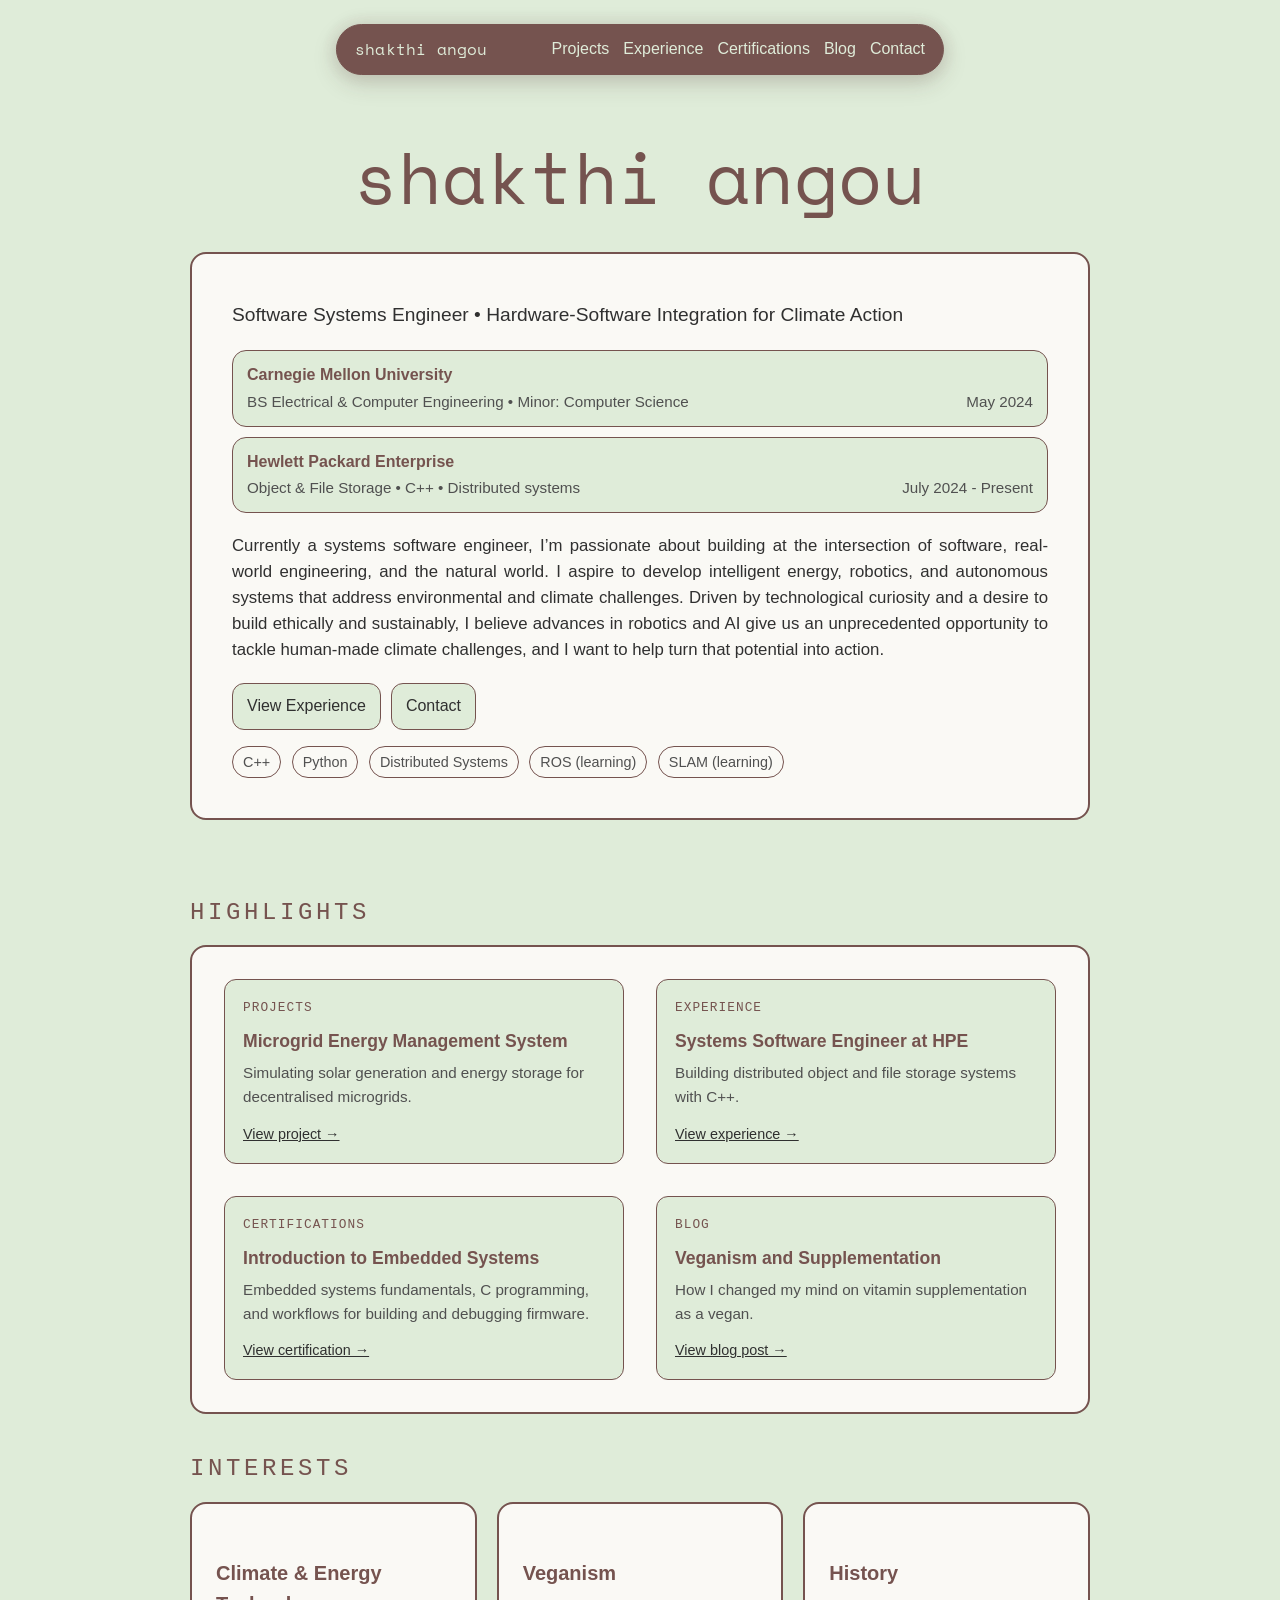
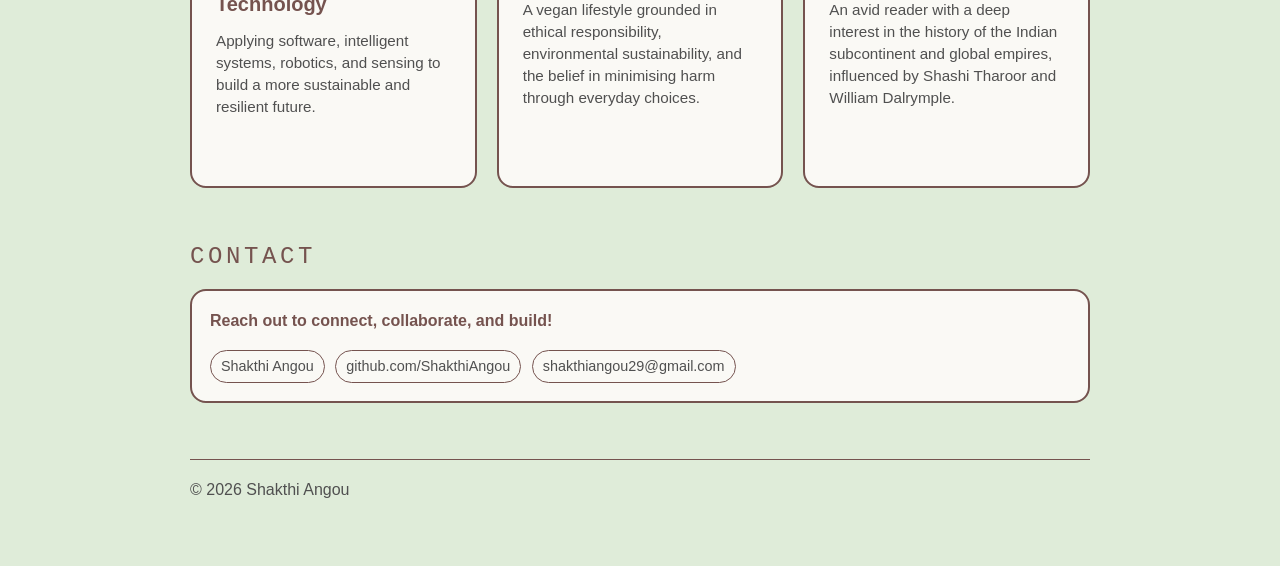
<file: index.html>
<!doctype html>
<html lang="en">
  <head>
    <!-- =========================================================
      META
    ========================================================== -->
    <meta charset="utf-8" />
    <meta name="viewport" content="width=device-width, initial-scale=1" />

    <title>Shakthi Angou</title>
    <meta
      name="description"
      content="Portfolio of Shakthi Angou — software engineer exploring robotics, controls, and embedded systems."
    />

    <!-- =========================================================
      STYLES
    ========================================================== -->
    <link rel="preconnect" href="https://fonts.googleapis.com" />
    <link rel="preconnect" href="https://fonts.gstatic.com" crossorigin />
    <link href="https://fonts.googleapis.com/css2?family=Space+Mono:wght@400&display=swap" rel="stylesheet" />
    <link rel="stylesheet" href="assets/css/portfolio.css" />
  </head>

  <body>
    <!-- =========================================================
      TOP NAV
    ========================================================== -->
    <header class="topbar">
      <a class="brand" href="index.html">shakthi angou</a>
      <nav aria-label="Main navigation">
        <a href="projects.html">Projects</a>
        <a href="experience.html">Experience</a>
        <a href="certifications.html">Certifications</a>
        <a href="blog.html">Blog</a>
        <a href="index.html#contact">Contact</a>
      </nav>
    </header>

    <!-- =========================================================
      HOME / HERO
    ========================================================== -->
    <main>
    <section id="home" class="section hero">
      <h1>shakthi angou</h1>
      <div class="card">
        <div class="subtitle">Software Systems Engineer • Hardware-Software Integration for Climate Action</div>

        <!-- Education / Current role -->
        <div class="edu">
          <div class="row">
            <div class="row-heading">
              <a class="school" href="https://www.cmu.edu" target="_blank" rel="noopener">
                Carnegie Mellon University
              </a>
            </div>
            <div class="row-heading details">
              <span>BS Electrical &amp; Computer Engineering • Minor: Computer Science</span>
              <time datetime="2024-05">May 2024</time>
            </div>
          </div>

          <div class="row">
            <div class="row-heading">
              <a class="school" href="https://www.hpe.com/us" target="_blank" rel="noopener">
                Hewlett Packard Enterprise
              </a>
            </div>
            <div class="row-heading details">
              <span>Object &amp; File Storage • C++ • Distributed systems</span>
              <span class="row-date"><time datetime="2024-07">July 2024</time> - Present</span>
            </div>
          </div>
        </div>

        <!-- Intro blurb -->
        <p style="margin-top: 20px; margin-bottom: 20px;">
          Currently a systems software engineer, I’m passionate about building at the intersection of software,
          real-world engineering, and the natural world. I aspire to develop intelligent energy, robotics, and
          autonomous systems that address environmental and climate challenges. Driven by technological curiosity
          and a desire to build ethically and sustainably, I believe advances in robotics and AI give us an
          unprecedented opportunity to tackle human-made climate challenges, and I want to help turn that
          potential into action.
        </p>

        <!-- CTA -->
        <div class="cta">
          <a class="btn" href="experience.html">View Experience</a>
          <a class="btn" href="#contact">Contact</a>
        </div>

        <!-- Skill pills -->
        <div style="margin-top: 10px;">
          <span class="pill">C++</span>
          <span class="pill">Python</span>
          <span class="pill">Distributed Systems</span>
          <span class="pill">ROS (learning)</span>
          <span class="pill">SLAM (learning)</span>
        </div>
      </div>
    </section>

    <section class="section" aria-labelledby="highlights">
      <h2 id="highlights">Highlights</h2>
      <div class="card highlights-panel">
        <div class="highlights-grid">
          <a class="highlight-card" href="projects.html#ems">
            <span class="highlight-category">Projects</span>
            <h3>Microgrid Energy Management System</h3>
            <p>Simulating solar generation and energy storage for decentralised microgrids.</p>
            <span class="highlight-link">View project &rarr;</span>
          </a>
          <a class="highlight-card" href="experience.html#hpe-systems-software-engineer">
            <span class="highlight-category">Experience</span>
            <h3>Systems Software Engineer at HPE</h3>
            <p>Building distributed object and file storage systems with C++.</p>
            <span class="highlight-link">View experience &rarr;</span>
          </a>
          <a class="highlight-card" href="certifications.html#embedded-systems">
            <span class="highlight-category">Certifications</span>
            <h3>Introduction to Embedded Systems</h3>
            <p>Embedded systems fundamentals, C programming, and workflows for building and debugging firmware.</p>
            <span class="highlight-link">View certification &rarr;</span>
          </a>
          <a class="highlight-card" href="blog.html#veganism-and-supplementation">
            <span class="highlight-category">Blog</span>
            <h3>Veganism and Supplementation</h3>
            <p>How I changed my mind on vitamin supplementation as a vegan.</p>
            <span class="highlight-link">View blog post &rarr;</span>
          </a>
        </div>
      </div>
    </section>

    <!-- =========================================================
      INTERESTS
    ========================================================== -->
    <section class="section">
      <h2 id="interests">Interests</h2>

      <div class="interests-grid">
        <div class="card passion-card">
          <strong>Climate &amp; Energy Technology</strong>
          <div class="muted">
            Applying software, intelligent systems, robotics, and sensing to build a more sustainable and resilient future.
          </div>
        </div>

        <div class="card passion-card">
          <strong>Veganism</strong>
          <div class="muted">
            A vegan lifestyle grounded in ethical responsibility, environmental sustainability, and the belief
            in minimising harm through everyday choices.
          </div>
        </div>

        <div class="card passion-card">
          <strong>History</strong>
          <div class="muted">
            An avid reader with a deep interest in the history of the Indian subcontinent and global empires,
            influenced by Shashi Tharoor and William Dalrymple.
          </div>
        </div>
      </div>
    </section>

<!-- =========================================================
      EXPERIENCE
    ========================================================== -->


<!-- =========================================================
      CONTACT
    ========================================================== -->
    <section class="section">
      <h2 id="contact">Contact</h2>

      <div class="card contact-card">
        <strong>Reach out to connect, collaborate, and build!</strong>

        <div class="link-row">
          <a class="pill" href="https://www.linkedin.com/in/shakthi-angou/" target="_blank" rel="noopener">Shakthi Angou</a>
          <a class="pill" href="https://github.com/ShakthiAngou" target="_blank" rel="noopener">github.com/ShakthiAngou</a>
          <a class="pill" href="mailto:shakthiangou29@gmail.com">shakthiangou29@gmail.com</a>
        </div>
      </div>
    </section>

    </main>

    <!-- =========================================================
      FOOTER
    ========================================================== -->
    <footer class="muted section">© <span id="y"></span> Shakthi Angou</footer>

    <!-- =========================================================
      SCRIPTS
    ========================================================== -->
    <script>
      // Auto-update footer year
      document.getElementById("y").textContent = new Date().getFullYear();
    </script>

  </body>
</html>
</file>
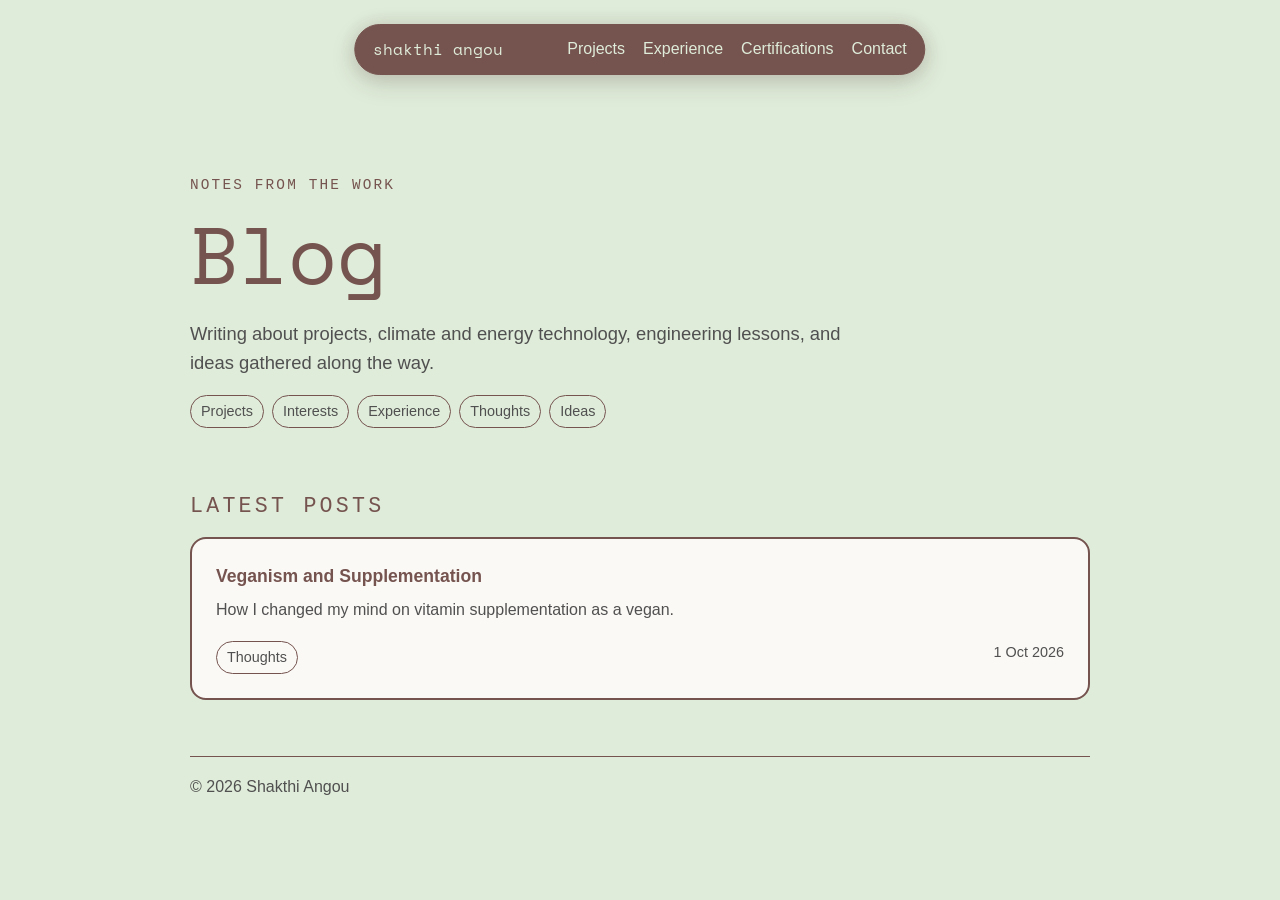
<file: blog.html>
<!doctype html>
<html lang="en">
  <head>
    <meta charset="utf-8" />
    <meta name="viewport" content="width=device-width, initial-scale=1" />

    <title>Blog | Shakthi Angou</title>
    <meta
      name="description"
      content="Writing by Shakthi Angou about projects, climate technology, engineering, and professional growth."
    />

    <link rel="preconnect" href="https://fonts.googleapis.com" />
    <link rel="preconnect" href="https://fonts.gstatic.com" crossorigin />
    <link href="https://fonts.googleapis.com/css2?family=Space+Mono:wght@400&display=swap" rel="stylesheet" />

    <style>
      @font-face {
        font-family: "GT Standard L";
        src: url("https://framerusercontent.com/assets/cD3PlB0qn71m4YssUzzkDBThmPA.woff2") format("woff2");
        font-style: normal;
        font-weight: 300;
        font-display: swap;
      }

      @font-face {
        font-family: "Formular Mono";
        src: url("https://framerusercontent.com/assets/7ECgiP6io6VC8o5You8qUa6tJWQ.woff2") format("woff2");
        font-style: normal;
        font-weight: 400;
        font-display: swap;
      }

      :root {
        --paper: #dfecd9;
        --card-bg: #faf9f5;
        --brown: #75534f;
        --text-main: #303030;
        --text-muted: #505050;
      }

      * {
        box-sizing: border-box;
      }

      body {
        margin: 0;
        padding: 116px 18px 64px;
        background: var(--paper);
        color: var(--text-main);
        font-family: "GT Standard L", "Helvetica Neue", Arial, sans-serif;
        font-weight: 300;
        line-height: 1.55;
      }

      a {
        color: var(--text-main);
      }

      .topbar {
        position: fixed;
        top: 24px;
        left: 50%;
        z-index: 100;
        display: flex;
        align-items: center;
        gap: 64px;
        padding: 12px 18px;
        transform: translateX(-50%);
        border: 1px solid var(--brown);
        border-radius: 999px;
        background: var(--brown);
        box-shadow: 0 8px 24px rgba(65, 43, 40, 0.18), 0 0 18px rgba(117, 83, 79, 0.16);
        white-space: nowrap;
      }

      .topbar a {
        color: var(--paper);
        text-decoration: none;
      }

      .topbar a:hover,
      .topbar a:focus-visible {
        color: #ffffff;
        text-decoration: underline;
      }

      .brand {
        font-family: "Space Mono", "Courier New", monospace;
      }

      .topbar nav {
        display: flex;
        gap: 18px;
      }

      main,
      footer {
        width: 100%;
        max-width: 900px;
        margin: 0 auto;
      }

      .hero {
        padding: 58px 0 26px;
      }

      .eyebrow,
      h2 {
        color: var(--brown);
        font-family: "Formular Mono", "Courier New", monospace;
        font-weight: 400;
        letter-spacing: 0.15em;
        text-transform: uppercase;
      }

      .eyebrow {
        margin: 0 0 14px;
        font-size: 0.9rem;
      }

      h1 {
        margin: 0;
        color: var(--brown);
        font-family: "Space Mono", "Courier New", monospace;
        font-size: clamp(2.8rem, 8vw, 5rem);
        font-weight: 400;
        line-height: 1.1;
      }

      .lede {
        max-width: 65ch;
        margin: 22px 0 0;
        color: var(--text-muted);
        font-size: 1.15rem;
      }

      h2 {
        margin: 36px 0 14px;
        font-size: 1.35rem;
      }

      .card {
        margin: 0;
        padding: 24px;
        border: 2px solid var(--brown);
        border-radius: 16px;
        background: var(--card-bg);
      }

      .card h3 {
        margin: 0 0 8px;
        color: var(--brown);
        font-size: 1.1rem;
      }

      .card p {
        margin: 0;
      }

      [id] { scroll-margin-top: 180px; }
      .post-card:target { outline: 3px solid var(--brown); outline-offset: 4px; }

      .post-card {
        display: block;
        color: inherit;
        text-decoration: none;
      }

      .post-card:hover,
      .post-card:focus-visible {
        background: #ffffff;
      }

      .post-card:hover h3,
      .post-card:focus-visible h3 {
        text-decoration: underline;
      }

      .post-meta {
        display: flex;
        flex-wrap: wrap;
        justify-content: space-between;
        gap: 8px 18px;
        margin-top: 18px;
        color: var(--text-muted);
        font-size: 0.9rem;
      }

      .muted {
        color: var(--text-muted);
      }

      .topics {
        display: flex;
        flex-wrap: wrap;
        gap: 8px;
        margin-top: 18px;
      }

      .pill {
        display: inline-block;
        padding: 4px 10px;
        border: 1px solid var(--brown);
        border-radius: 999px;
        color: var(--text-muted);
        font-size: 0.9rem;
      }

      footer {
        margin-top: 56px;
        padding-top: 18px;
        border-top: 1px solid var(--brown);
        color: var(--text-muted);
      }

      @media (max-width: 900px) {
        body {
          padding-top: 150px;
        }

        .topbar {
          width: calc(100% - 36px);
          flex-wrap: wrap;
          justify-content: center;
          gap: 12px 40px;
          border-radius: 20px;
        }

        .topbar nav {
          flex-wrap: wrap;
          justify-content: center;
          gap: 8px 14px;
        }

        .hero {
          padding-top: 24px;
        }
      }
    </style>
  </head>

  <body>
    <header class="topbar">
      <a class="brand" href="index.html">shakthi angou</a>
      <nav aria-label="Blog navigation">
        <a href="projects.html">Projects</a>
        <a href="experience.html">Experience</a>
        <a href="certifications.html">Certifications</a>
        <a href="index.html#contact">Contact</a>
      </nav>
    </header>

    <main>
      <header class="hero">
        <p class="eyebrow">Notes from the work</p>
        <h1>Blog</h1>
        <p class="lede">
          Writing about projects, climate and energy technology, engineering lessons, and ideas gathered along
          the way.
        </p>
        <div class="topics" aria-label="Planned blog topics">
          <span class="pill">Projects</span>
          <span class="pill">Interests</span>
          <span class="pill">Experience</span>
          <span class="pill">Thoughts</span>
          <span class="pill">Ideas</span>
        </div>
      </header>

      <section>
        <h2>Latest Posts</h2>
        <a id="veganism-and-supplementation" class="card post-card" href="posts/veganism-and-supplementation.html">
          <h3>Veganism and Supplementation</h3>
          <p class="muted">How I changed my mind on vitamin supplementation as a vegan.</p>
          <div class="post-meta">
            <span class="pill">Thoughts</span>
            <time datetime="2026-10-01">1 Oct 2026</time>
          </div>
        </a>
      </section>
    </main>

    <footer>© <span id="year"></span> Shakthi Angou</footer>

    <script>
      document.getElementById("year").textContent = new Date().getFullYear();
    </script>
  </body>
</html>
</file>
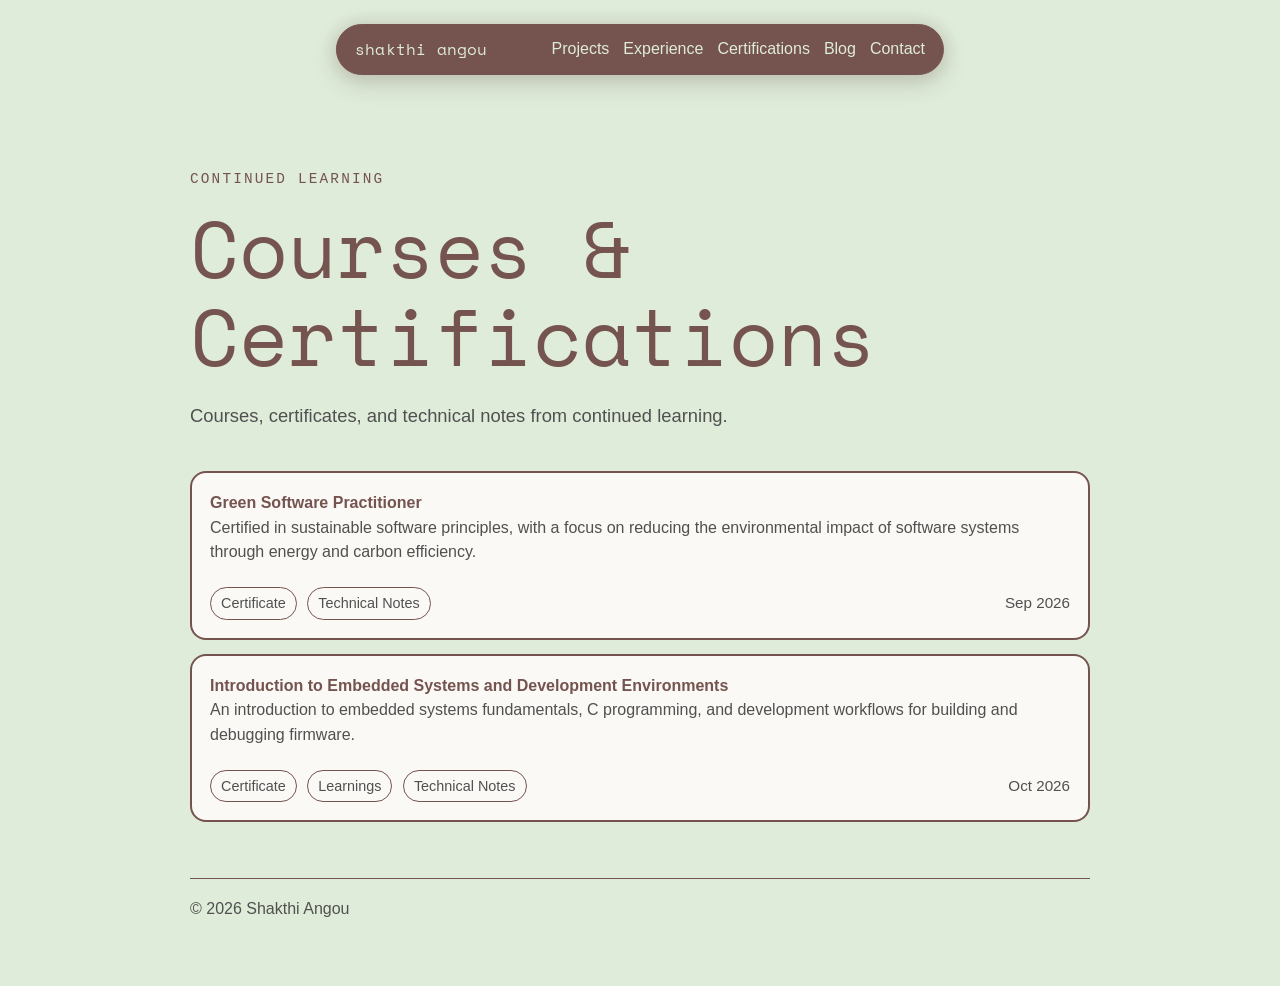
<file: certifications.html>
<!doctype html>
<html lang="en">
  <head>
    <!-- =========================================================
      META
    ========================================================== -->
    <meta charset="utf-8" />
    <meta name="viewport" content="width=device-width, initial-scale=1" />

    <title>Courses &amp; Certifications | Shakthi Angou</title>
    <meta
      name="description"
      content="Courses, certificates, and technical notes from continued learning."
    />

    <!-- =========================================================
      STYLES
    ========================================================== -->
    <link rel="preconnect" href="https://fonts.googleapis.com" />
    <link rel="preconnect" href="https://fonts.gstatic.com" crossorigin />
    <link href="https://fonts.googleapis.com/css2?family=Space+Mono:wght@400&display=swap" rel="stylesheet" />
    <link rel="stylesheet" href="assets/css/portfolio.css" />
  </head>

  <body>
    <header class="topbar">
      <a class="brand" href="index.html">shakthi angou</a>
      <nav aria-label="Main navigation">
        <a href="projects.html">Projects</a>
        <a href="experience.html">Experience</a>
        <a href="certifications.html">Certifications</a>
        <a href="blog.html">Blog</a>
        <a href="index.html#contact">Contact</a>
      </nav>
    </header>
    <main>
      <header class="section collection-hero">
        <p class="eyebrow">Continued learning</p>
        <h1>Courses &amp; Certifications</h1>
        <p>Courses, certificates, and technical notes from continued learning.</p>
      </header>
    <!-- Every course has a Certificate link or placeholder; Learnings and Technical Notes are optional. -->
    <section class="section" aria-label="Courses &amp; Certifications">


      <div class="card collection-card" id="green-software-practitioner">
        <h2>Green Software Practitioner</h2>

        <div class="muted">
          Certified in sustainable software principles, with a focus on reducing the environmental impact of
          software systems through energy and carbon efficiency.
        </div>

        <div class="row-heading" style="margin-top: 16px;">
          <div>
            <a class="pill" href="assets/documents/1_2026_Green_Software_Practitioner.pdf" target="_blank" rel="noopener">Certificate</a>
            <a class="pill" href="assets/documents/1_2026_Green_Software_Practitioner_KL.pdf" target="_blank" rel="noopener">Technical Notes</a>
          </div>
          <time datetime="2026-09">Sep 2026</time>
        </div>
      </div>

      <div class="card collection-card" id="embedded-systems">
        <h2>Introduction to Embedded Systems and Development Environments</h2>

        <div class="muted">
          An introduction to embedded systems fundamentals, C programming, and development workflows for building and debugging firmware.
        </div>

        <div class="row-heading" style="margin-top: 16px;">
          <div>
            <span class="pill" aria-label="Certificate coming soon">Certificate</span>
            <a class="pill" href="embedded-systems.html">Learnings</a>
            <span class="pill" aria-label="Technical Notes coming soon" title="Technical Notes coming soon">Technical Notes</span>
          </div>
          <time datetime="2026-10">Oct 2026</time>
        </div>
      </div>
    </section>
    </main>

    <footer class="muted section">© <span id="y"></span> Shakthi Angou</footer>

    <!-- =========================================================
      SCRIPTS
    ========================================================== -->
    <script>
      // Auto-update footer year
      document.getElementById("y").textContent = new Date().getFullYear();
    </script>

  </body>
</html>
</file>
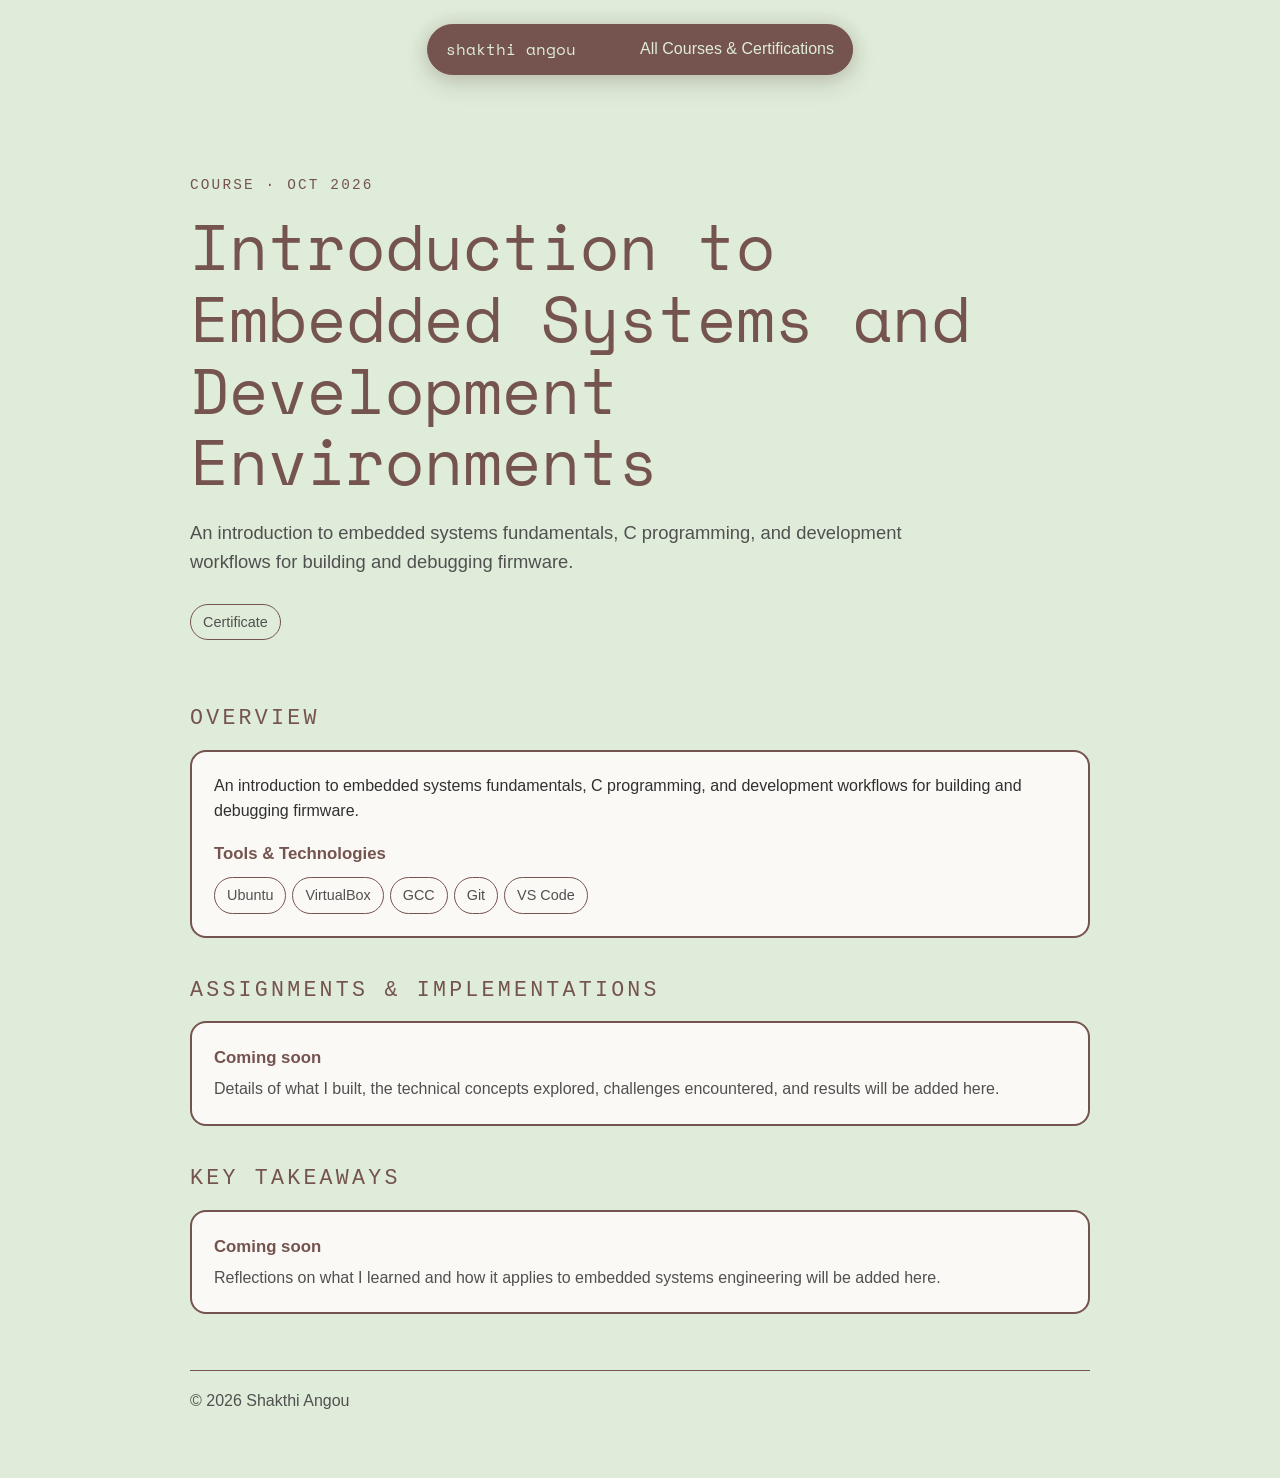
<file: embedded-systems.html>
<!doctype html>
<html lang="en">
  <head>
    <meta charset="utf-8" />
    <meta name="viewport" content="width=device-width, initial-scale=1" />

    <title>Introduction to Embedded Systems | Shakthi Angou</title>
    <meta
      name="description"
      content="Course overview, assignments, and key takeaways from Introduction to Embedded Systems and Development Environments."
    />

    <link rel="preconnect" href="https://fonts.googleapis.com" />
    <link rel="preconnect" href="https://fonts.gstatic.com" crossorigin />
    <link href="https://fonts.googleapis.com/css2?family=Space+Mono:wght@400&display=swap" rel="stylesheet" />

    <style>
      @font-face {
        font-family: "GT Standard L";
        src: url("https://framerusercontent.com/assets/cD3PlB0qn71m4YssUzzkDBThmPA.woff2") format("woff2");
        font-style: normal;
        font-weight: 300;
        font-display: swap;
      }

      @font-face {
        font-family: "Formular Mono";
        src: url("https://framerusercontent.com/assets/7ECgiP6io6VC8o5You8qUa6tJWQ.woff2") format("woff2");
        font-style: normal;
        font-weight: 400;
        font-display: swap;
      }

      :root {
        --paper: #dfecd9;
        --card-bg: #faf9f5;
        --brown: #75534f;
        --text-main: #303030;
        --text-muted: #505050;
      }

      * {
        box-sizing: border-box;
      }

      body {
        margin: 0;
        padding: 116px 18px 64px;
        background: var(--paper);
        color: var(--text-main);
        font-family: "GT Standard L", "Helvetica Neue", Arial, sans-serif;
        font-weight: 300;
        line-height: 1.55;
      }

      .topbar {
        position: fixed;
        top: 24px;
        left: 50%;
        z-index: 100;
        display: flex;
        align-items: center;
        gap: 64px;
        padding: 12px 18px;
        transform: translateX(-50%);
        border: 1px solid var(--brown);
        border-radius: 999px;
        background: var(--brown);
        box-shadow: 0 8px 24px rgba(65, 43, 40, 0.18), 0 0 18px rgba(117, 83, 79, 0.16);
        white-space: nowrap;
      }

      .topbar a {
        color: var(--paper);
        text-decoration: none;
      }

      .topbar a:hover,
      .topbar a:focus-visible {
        color: #ffffff;
        text-decoration: underline;
      }

      .brand {
        font-family: "Space Mono", "Courier New", monospace;
      }

      main,
      footer {
        width: 100%;
        max-width: 900px;
        margin: 0 auto;
      }

      .hero {
        padding: 58px 0 26px;
      }

      .eyebrow,
      h2 {
        color: var(--brown);
        font-family: "Formular Mono", "Courier New", monospace;
        font-weight: 400;
        letter-spacing: 0.15em;
        text-transform: uppercase;
      }

      .eyebrow {
        margin: 0 0 14px;
        font-size: 0.9rem;
      }

      h1 {
        max-width: 850px;
        margin: 0;
        color: var(--brown);
        font-family: "Space Mono", "Courier New", monospace;
        font-size: clamp(2rem, 5.5vw, 4rem);
        font-weight: 400;
        line-height: 1.12;
      }

      .lede {
        max-width: 70ch;
        margin: 22px 0 0;
        color: var(--text-muted);
        font-size: 1.15rem;
      }

      h2 {
        margin: 36px 0 14px;
        font-size: 1.35rem;
      }

      .card {
        margin: 14px 0;
        padding: 22px;
        border: 2px solid var(--brown);
        border-radius: 16px;
        background: var(--card-bg);
      }

      .card h3 {
        margin: 0 0 6px;
        color: var(--brown);
        font-size: 1.05rem;
      }

      .card p {
        margin: 0;
      }

      .card p + h3 {
        margin-top: 18px;
      }

      .muted {
        color: var(--text-muted);
      }

      .pill {
        display: inline-block;
        max-width: 100%;
        margin: 6px 6px 0 0;
        padding: 6px 12px;
        border: 1px solid var(--brown);
        border-radius: 999px;
        color: var(--text-muted);
        font-size: 0.9rem;
        text-decoration: none;
      }

      .actions {
        margin-top: 22px;
      }

      .tools {
        display: flex;
        flex-wrap: wrap;
        gap: 6px;
        margin: 10px 0 0;
        padding: 0;
        list-style: none;
      }

      .tools .pill {
        margin: 0;
      }

      footer {
        margin-top: 56px;
        padding-top: 18px;
        border-top: 1px solid var(--brown);
        color: var(--text-muted);
      }

      @media (max-width: 700px) {
        body {
          padding-top: 150px;
        }

        .topbar {
          width: calc(100% - 36px);
          flex-wrap: wrap;
          justify-content: center;
          gap: 12px 40px;
          border-radius: 20px;
        }

        .hero {
          padding-top: 24px;
        }
      }
    </style>
  </head>

  <body>
    <header class="topbar">
      <a class="brand" href="index.html">shakthi angou</a>
      <nav aria-label="Course navigation">
        <a href="certifications.html">All Courses &amp; Certifications</a>
      </nav>
    </header>

    <main>
      <header class="hero">
        <p class="eyebrow">Course · Oct 2026</p>
        <h1>Introduction to Embedded Systems and Development Environments</h1>
        <p class="lede">
          An introduction to embedded systems fundamentals, C programming, and development workflows for building and debugging firmware.
        </p>
        <div class="actions">
          <span class="pill" aria-label="Certificate coming soon" title="Certificate coming soon">Certificate</span>
        </div>
      </header>

      <section>
        <h2>Overview</h2>
        <div class="card">
          <p>
            An introduction to embedded systems fundamentals, C programming, and development workflows for building and debugging firmware.
          </p>
          <h3>Tools &amp; Technologies</h3>
          <ul class="tools">
            <li class="pill">Ubuntu</li>
            <li class="pill">VirtualBox</li>
            <li class="pill">GCC</li>
            <li class="pill">Git</li>
            <li class="pill">VS Code</li>
          </ul>
        </div>
      </section>

      <section>
        <h2>Assignments &amp; Implementations</h2>
        <div class="card">
          <h3>Coming soon</h3>
          <p class="muted">Details of what I built, the technical concepts explored, challenges encountered, and results will be added here.</p>
        </div>
      </section>

      <section>
        <h2>Key Takeaways</h2>
        <div class="card">
          <h3>Coming soon</h3>
          <p class="muted">Reflections on what I learned and how it applies to embedded systems engineering will be added here.</p>
        </div>
      </section>
    </main>

    <footer>© <span id="year"></span> Shakthi Angou</footer>

    <script>
      document.getElementById("year").textContent = new Date().getFullYear();
    </script>
  </body>
</html>
</file>
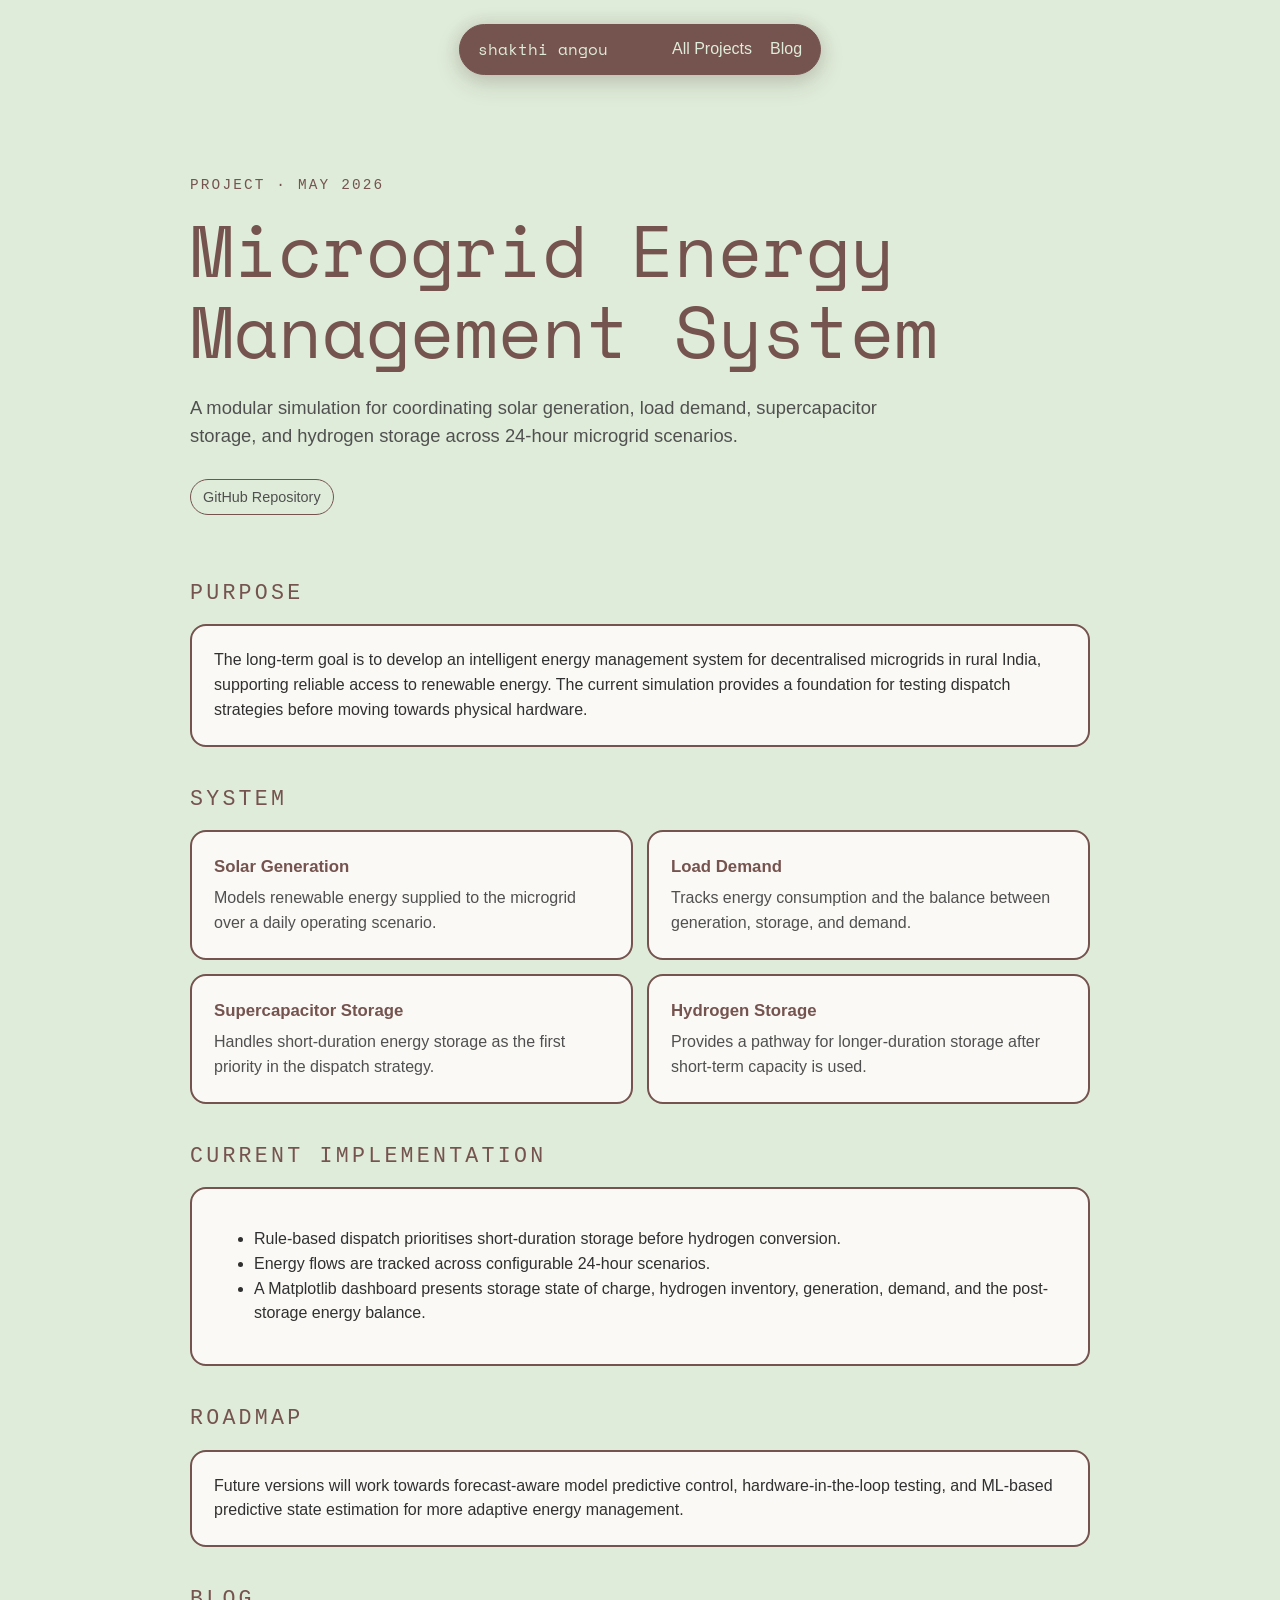
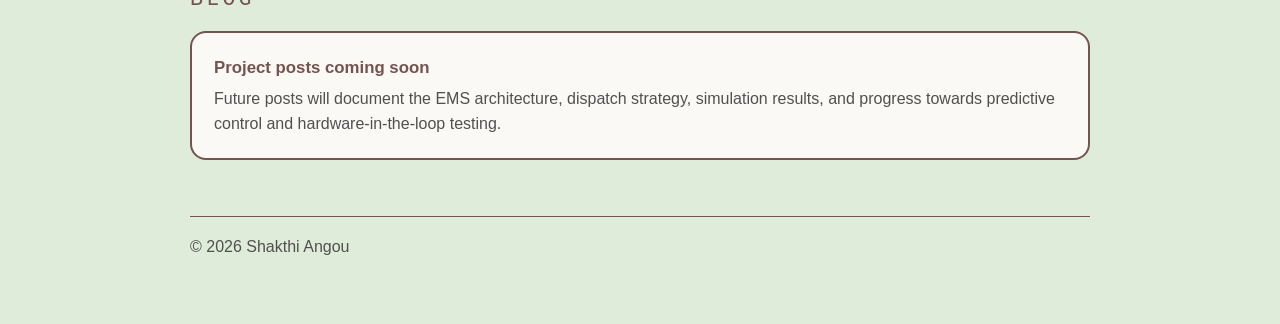
<file: ems.html>
<!doctype html>
<html lang="en">
  <head>
    <meta charset="utf-8" />
    <meta name="viewport" content="width=device-width, initial-scale=1" />

    <title>Microgrid EMS | Shakthi Angou</title>
    <meta
      name="description"
      content="A modular microgrid Energy Management System simulation by Shakthi Angou."
    />

    <link rel="preconnect" href="https://fonts.googleapis.com" />
    <link rel="preconnect" href="https://fonts.gstatic.com" crossorigin />
    <link href="https://fonts.googleapis.com/css2?family=Space+Mono:wght@400&display=swap" rel="stylesheet" />

    <style>
      @font-face {
        font-family: "GT Standard L";
        src: url("https://framerusercontent.com/assets/cD3PlB0qn71m4YssUzzkDBThmPA.woff2") format("woff2");
        font-style: normal;
        font-weight: 300;
        font-display: swap;
      }

      @font-face {
        font-family: "Formular Mono";
        src: url("https://framerusercontent.com/assets/7ECgiP6io6VC8o5You8qUa6tJWQ.woff2") format("woff2");
        font-style: normal;
        font-weight: 400;
        font-display: swap;
      }

      :root {
        --paper: #dfecd9;
        --card-bg: #faf9f5;
        --brown: #75534f;
        --text-main: #303030;
        --text-muted: #505050;
      }

      * {
        box-sizing: border-box;
      }

      html {
        scroll-behavior: smooth;
      }

      body {
        margin: 0;
        padding: 116px 18px 64px;
        background: var(--paper);
        color: var(--text-main);
        font-family: "GT Standard L", "Helvetica Neue", Arial, sans-serif;
        font-weight: 300;
        line-height: 1.55;
      }

      a {
        color: var(--text-main);
      }

      .topbar {
        position: fixed;
        top: 24px;
        left: 50%;
        z-index: 100;
        display: flex;
        align-items: center;
        gap: 64px;
        padding: 12px 18px;
        transform: translateX(-50%);
        border: 1px solid var(--brown);
        border-radius: 999px;
        background: var(--brown);
        box-shadow: 0 8px 24px rgba(65, 43, 40, 0.18), 0 0 18px rgba(117, 83, 79, 0.16);
        white-space: nowrap;
      }

      .topbar a {
        color: var(--paper);
        text-decoration: none;
      }

      .topbar a:hover,
      .topbar a:focus-visible {
        color: #ffffff;
        text-decoration: underline;
      }

      .brand {
        font-family: "Space Mono", "Courier New", monospace;
      }

      .topbar nav {
        display: flex;
        gap: 18px;
      }

      main,
      footer {
        width: 100%;
        max-width: 900px;
        margin: 0 auto;
      }

      .hero {
        padding: 58px 0 26px;
      }

      .eyebrow,
      h2 {
        color: var(--brown);
        font-family: "Formular Mono", "Courier New", monospace;
        font-weight: 400;
        letter-spacing: 0.15em;
        text-transform: uppercase;
      }

      .eyebrow {
        margin: 0 0 14px;
        font-size: 0.9rem;
      }

      h1 {
        max-width: 800px;
        margin: 0;
        color: var(--brown);
        font-family: "Space Mono", "Courier New", monospace;
        font-size: clamp(2.2rem, 6vw, 4.5rem);
        font-weight: 400;
        line-height: 1.12;
      }

      .lede {
        max-width: 70ch;
        margin: 22px 0 0;
        color: var(--text-muted);
        font-size: 1.15rem;
      }

      h2 {
        margin: 36px 0 14px;
        font-size: 1.35rem;
      }

      .card {
        margin: 14px 0;
        padding: 22px;
        border: 2px solid var(--brown);
        border-radius: 16px;
        background: var(--card-bg);
      }

      .card h3 {
        margin: 0 0 6px;
        color: var(--brown);
        font-size: 1.05rem;
      }

      .card p {
        margin: 0;
      }

      .muted {
        color: var(--text-muted);
      }

      .system-grid {
        display: grid;
        grid-template-columns: repeat(2, minmax(0, 1fr));
        gap: 14px;
      }

      .system-grid .card {
        margin: 0;
      }

      .pill {
        display: inline-block;
        max-width: 100%;
        margin: 6px 6px 0 0;
        padding: 6px 12px;
        border: 1px solid var(--brown);
        border-radius: 999px;
        color: var(--text-muted);
        font-size: 0.9rem;
        text-decoration: none;
      }

      .pill:hover,
      .pill:focus-visible {
        background: var(--paper);
        color: var(--text-main);
        text-decoration: underline;
      }

      .actions {
        margin-top: 22px;
      }

      footer {
        margin-top: 56px;
        padding-top: 18px;
        border-top: 1px solid var(--brown);
        color: var(--text-muted);
      }

      @media (max-width: 700px) {
        body {
          padding-top: 150px;
        }

        .topbar {
          width: calc(100% - 36px);
          flex-wrap: wrap;
          justify-content: center;
          gap: 12px 40px;
          border-radius: 20px;
        }

        .system-grid {
          grid-template-columns: 1fr;
        }

        .hero {
          padding-top: 24px;
        }
      }
    </style>
  </head>

  <body>
    <header class="topbar">
      <a class="brand" href="index.html">shakthi angou</a>
      <nav aria-label="Project navigation">
        <a href="projects.html">All Projects</a>
        <a href="blog.html">Blog</a>
      </nav>
    </header>

    <main>
      <header class="hero">
        <p class="eyebrow">Project · May 2026</p>
        <h1>Microgrid Energy Management System</h1>
        <p class="lede">
          A modular simulation for coordinating solar generation, load demand, supercapacitor storage, and
          hydrogen storage across 24-hour microgrid scenarios.
        </p>
        <div class="actions">
          <a class="pill" href="https://github.com/ShakthiAngou/MicrogridController" target="_blank" rel="noopener">
            GitHub Repository
          </a>
        </div>
      </header>

      <section>
        <h2>Purpose</h2>
        <div class="card">
          <p>
            The long-term goal is to develop an intelligent energy management system for decentralised
            microgrids in rural India, supporting reliable access to renewable energy. The current simulation
            provides a foundation for testing dispatch strategies before moving towards physical hardware.
          </p>
        </div>
      </section>

      <section>
        <h2>System</h2>
        <div class="system-grid">
          <article class="card">
            <h3>Solar Generation</h3>
            <p class="muted">Models renewable energy supplied to the microgrid over a daily operating scenario.</p>
          </article>
          <article class="card">
            <h3>Load Demand</h3>
            <p class="muted">Tracks energy consumption and the balance between generation, storage, and demand.</p>
          </article>
          <article class="card">
            <h3>Supercapacitor Storage</h3>
            <p class="muted">Handles short-duration energy storage as the first priority in the dispatch strategy.</p>
          </article>
          <article class="card">
            <h3>Hydrogen Storage</h3>
            <p class="muted">Provides a pathway for longer-duration storage after short-term capacity is used.</p>
          </article>
        </div>
      </section>

      <section>
        <h2>Current Implementation</h2>
        <div class="card">
          <ul>
            <li>Rule-based dispatch prioritises short-duration storage before hydrogen conversion.</li>
            <li>Energy flows are tracked across configurable 24-hour scenarios.</li>
            <li>
              A Matplotlib dashboard presents storage state of charge, hydrogen inventory, generation, demand,
              and the post-storage energy balance.
            </li>
          </ul>
        </div>
      </section>

      <section>
        <h2>Roadmap</h2>
        <div class="card">
          <p>
            Future versions will work towards forecast-aware model predictive control, hardware-in-the-loop
            testing, and ML-based predictive state estimation for more adaptive energy management.
          </p>
        </div>
      </section>

      <section>
        <h2>Blog</h2>
        <div class="card">
          <h3>Project posts coming soon</h3>
          <p class="muted">
            Future posts will document the EMS architecture, dispatch strategy, simulation results, and progress
            towards predictive control and hardware-in-the-loop testing.
          </p>
        </div>
      </section>
    </main>

    <footer>© <span id="year"></span> Shakthi Angou</footer>

    <script>
      document.getElementById("year").textContent = new Date().getFullYear();
    </script>
  </body>
</html>
</file>
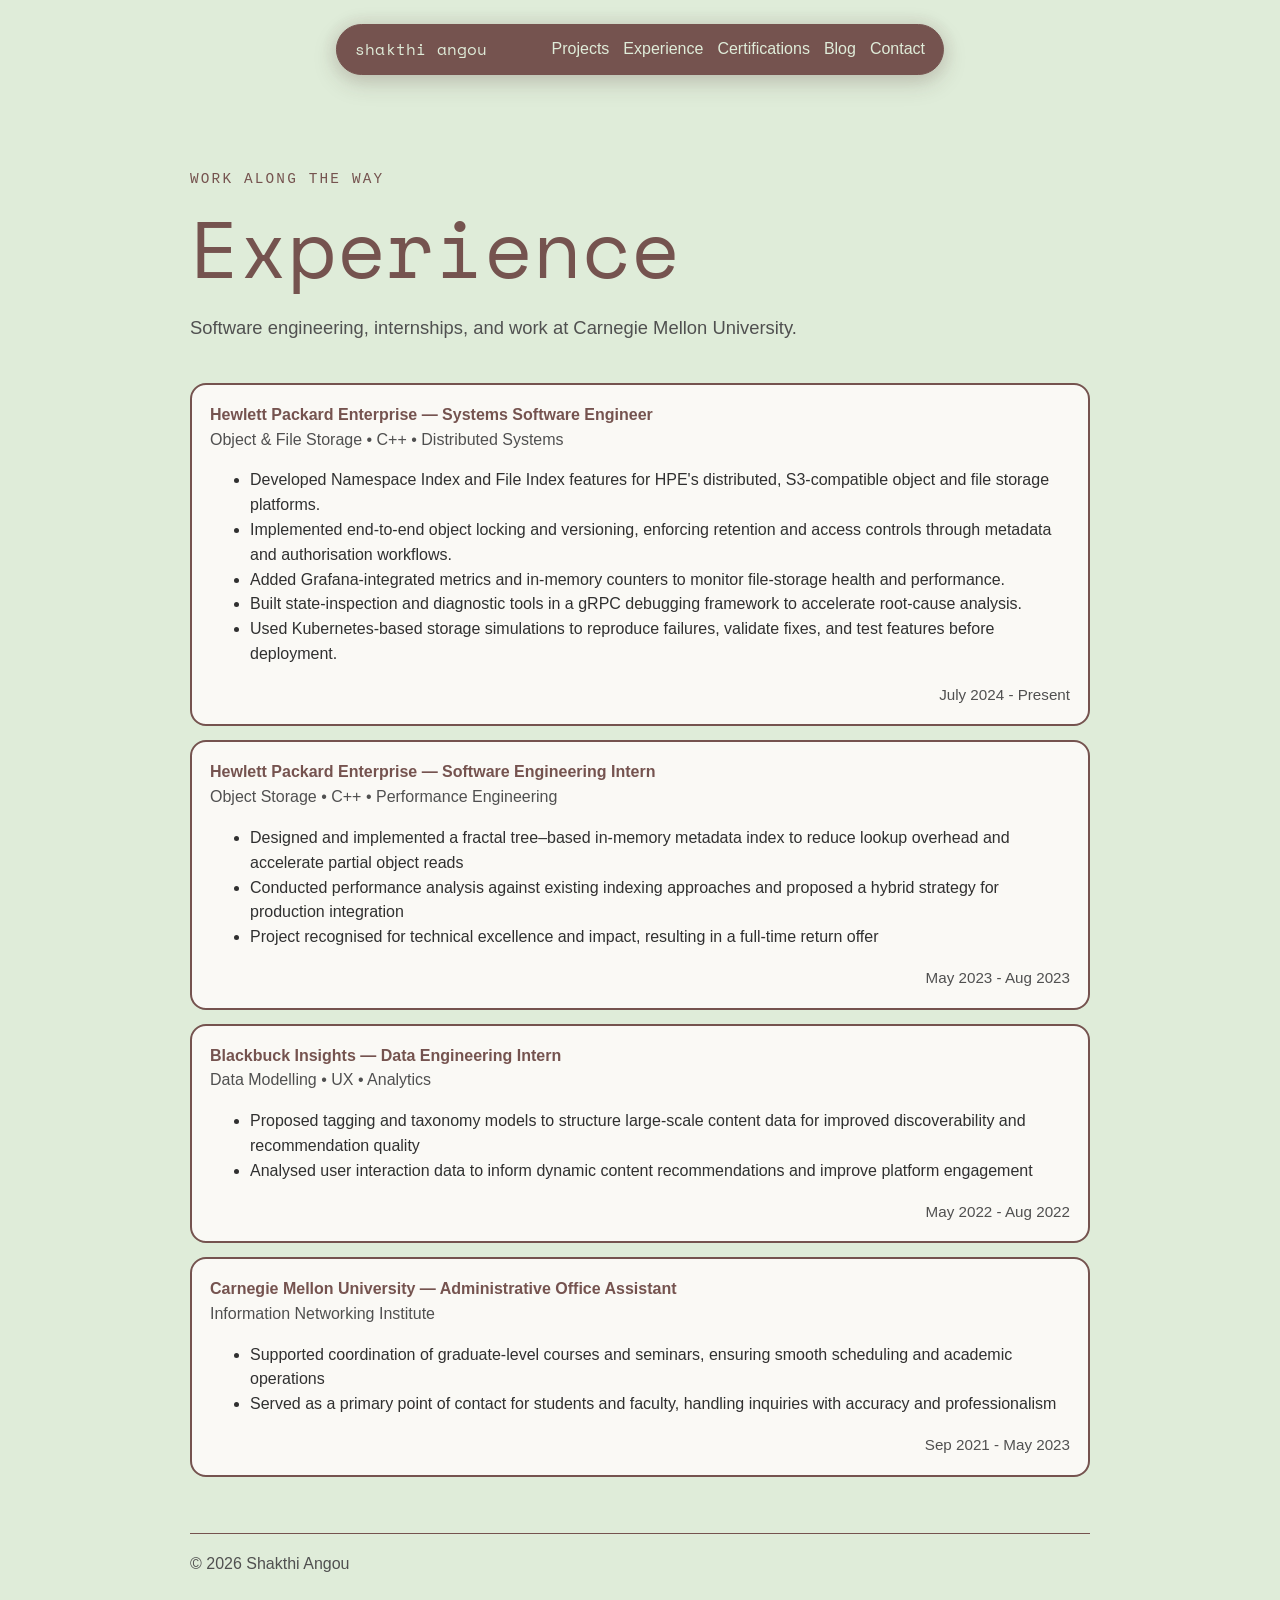
<file: experience.html>
<!doctype html>
<html lang="en">
  <head>
    <!-- =========================================================
      META
    ========================================================== -->
    <meta charset="utf-8" />
    <meta name="viewport" content="width=device-width, initial-scale=1" />

    <title>Experience | Shakthi Angou</title>
    <meta
      name="description"
      content="Software engineering, internships, and work at Carnegie Mellon University."
    />

    <!-- =========================================================
      STYLES
    ========================================================== -->
    <link rel="preconnect" href="https://fonts.googleapis.com" />
    <link rel="preconnect" href="https://fonts.gstatic.com" crossorigin />
    <link href="https://fonts.googleapis.com/css2?family=Space+Mono:wght@400&display=swap" rel="stylesheet" />
    <link rel="stylesheet" href="assets/css/portfolio.css" />
  </head>

  <body>
    <header class="topbar">
      <a class="brand" href="index.html">shakthi angou</a>
      <nav aria-label="Main navigation">
        <a href="projects.html">Projects</a>
        <a href="experience.html">Experience</a>
        <a href="certifications.html">Certifications</a>
        <a href="blog.html">Blog</a>
        <a href="index.html#contact">Contact</a>
      </nav>
    </header>
    <main>
      <header class="section collection-hero">
        <p class="eyebrow">Work along the way</p>
        <h1>Experience</h1>
        <p>Software engineering, internships, and work at Carnegie Mellon University.</p>
      </header>
    <section class="section" aria-label="Experience">


      <!-- HPE Full-Time -->
      <div class="card collection-card" id="hpe-systems-software-engineer">
        <h2>Hewlett Packard Enterprise — Systems Software Engineer</h2>
        <div class="muted">Object &amp; File Storage • C++ • Distributed Systems</div>

        <ul>
          <li>
            Developed Namespace Index and File Index features for HPE's distributed, S3-compatible object and
            file storage platforms.
          </li>
          <li>
            Implemented end-to-end object locking and versioning, enforcing retention and access controls
            through metadata and authorisation workflows.
          </li>
          <li>
            Added Grafana-integrated metrics and in-memory counters to monitor file-storage health and performance.
          </li>
          <li>
            Built state-inspection and diagnostic tools in a gRPC debugging framework to accelerate root-cause analysis.
          </li>
          <li>
            Used Kubernetes-based storage simulations to reproduce failures, validate fixes, and test features
            before deployment.
          </li>
        </ul>

        <div class="row-heading">
          <span class="row-date"><time datetime="2024-07">July 2024</time> - Present</span>
        </div>
      </div>

      <!-- HPE Internship -->
      <div class="card collection-card" id="hpe-internship">
        <h2>Hewlett Packard Enterprise — Software Engineering Intern</h2>
        <div class="muted">Object Storage • C++ • Performance Engineering</div>

        <ul>
          <li>
            Designed and implemented a fractal tree–based in-memory metadata index to reduce lookup overhead
            and accelerate partial object reads
          </li>
          <li>
            Conducted performance analysis against existing indexing approaches and proposed a hybrid strategy
            for production integration
          </li>
          <li>Project recognised for technical excellence and impact, resulting in a full-time return offer</li>
        </ul>

        <div class="row-heading">
          <span class="row-date"><time datetime="2023-05">May 2023</time> - <time datetime="2023-08">Aug 2023</time></span>
        </div>
      </div>

      <!-- Blackbuck -->
      <div class="card collection-card" id="blackbuck-insights">
        <h2>Blackbuck Insights — Data Engineering Intern</h2>
        <div class="muted">Data Modelling • UX • Analytics</div>

        <ul>
          <li>
            Proposed tagging and taxonomy models to structure large-scale content data for improved
            discoverability and recommendation quality
          </li>
          <li>
            Analysed user interaction data to inform dynamic content recommendations and improve platform
            engagement
          </li>
        </ul>

        <div class="row-heading">
          <span class="row-date"><time datetime="2022-05">May 2022</time> - <time datetime="2022-08">Aug 2022</time></span>
        </div>
      </div>

      <!-- CMU Campus Job -->
      <div class="card collection-card" id="cmu-office-assistant">
        <h2>Carnegie Mellon University — Administrative Office Assistant</h2>
        <div class="muted">Information Networking Institute</div>

        <ul>
          <li>
            Supported coordination of graduate-level courses and seminars, ensuring smooth scheduling and
            academic operations
          </li>
          <li>
            Served as a primary point of contact for students and faculty, handling inquiries with accuracy and
            professionalism
          </li>
        </ul>

        <div class="row-heading">
          <span class="row-date"><time datetime="2021-09">Sep 2021</time> - <time datetime="2023-05">May 2023</time></span>
        </div>
      </div>
    </section>
    </main>

    <footer class="muted section">© <span id="y"></span> Shakthi Angou</footer>

    <!-- =========================================================
      SCRIPTS
    ========================================================== -->
    <script>
      // Auto-update footer year
      document.getElementById("y").textContent = new Date().getFullYear();
    </script>

  </body>
</html>
</file>
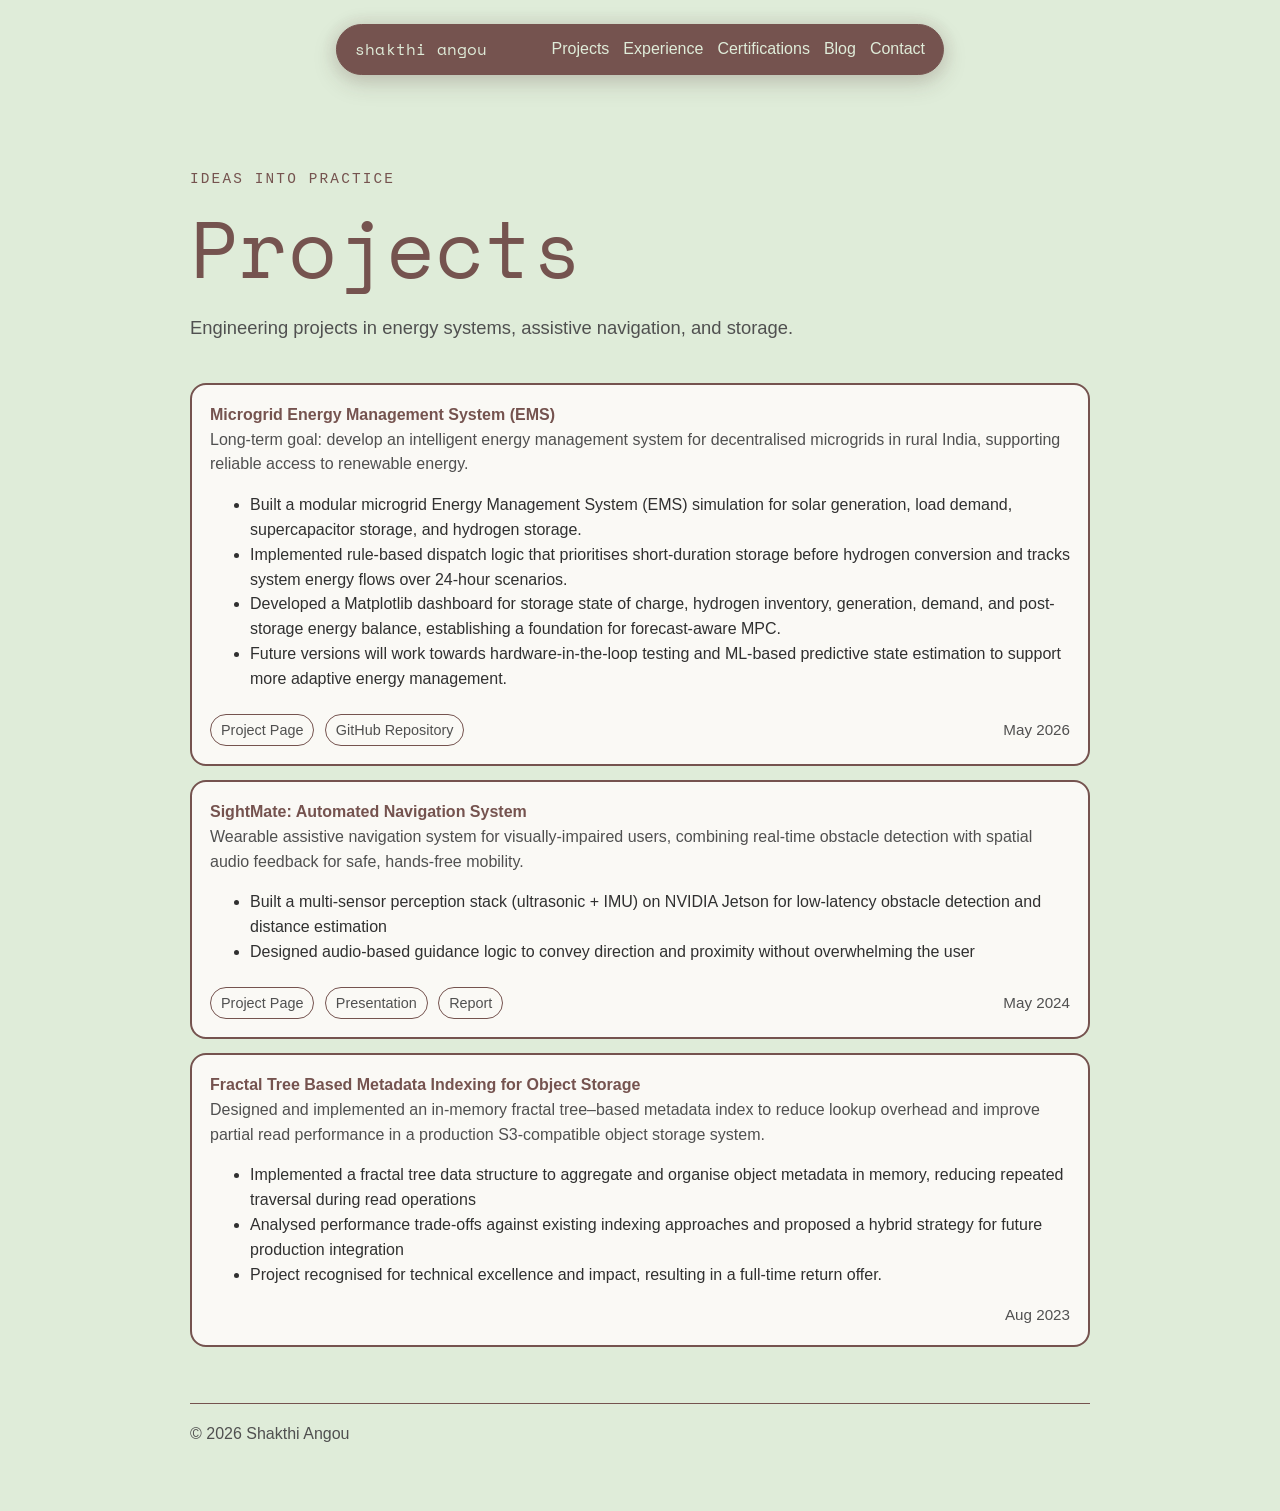
<file: projects.html>
<!doctype html>
<html lang="en">
  <head>
    <!-- =========================================================
      META
    ========================================================== -->
    <meta charset="utf-8" />
    <meta name="viewport" content="width=device-width, initial-scale=1" />

    <title>Projects | Shakthi Angou</title>
    <meta
      name="description"
      content="Engineering projects in energy systems, assistive navigation, and storage."
    />

    <!-- =========================================================
      STYLES
    ========================================================== -->
    <link rel="preconnect" href="https://fonts.googleapis.com" />
    <link rel="preconnect" href="https://fonts.gstatic.com" crossorigin />
    <link href="https://fonts.googleapis.com/css2?family=Space+Mono:wght@400&display=swap" rel="stylesheet" />
    <link rel="stylesheet" href="assets/css/portfolio.css" />
  </head>

  <body>
    <header class="topbar">
      <a class="brand" href="index.html">shakthi angou</a>
      <nav aria-label="Main navigation">
        <a href="projects.html">Projects</a>
        <a href="experience.html">Experience</a>
        <a href="certifications.html">Certifications</a>
        <a href="blog.html">Blog</a>
        <a href="index.html#contact">Contact</a>
      </nav>
    </header>
    <main>
      <header class="section collection-hero">
        <p class="eyebrow">Ideas into practice</p>
        <h1>Projects</h1>
        <p>Engineering projects in energy systems, assistive navigation, and storage.</p>
      </header>
    <section class="section" aria-label="Projects">


      <!-- Project 1: EMS -->
      <div class="card collection-card" id="ems">
        <h2>Microgrid Energy Management System (EMS)</h2>
        <div class="muted">
          Long-term goal: develop an intelligent energy management system for decentralised microgrids in
          rural India, supporting reliable access to renewable energy.
        </div>
        <ul>
          <li>
            Built a modular microgrid Energy Management System (EMS) simulation for solar generation, load
            demand, supercapacitor storage, and hydrogen storage.
          </li>
          <li>
            Implemented rule-based dispatch logic that prioritises short-duration storage before hydrogen
            conversion and tracks system energy flows over 24-hour scenarios.
          </li>
          <li>
            Developed a Matplotlib dashboard for storage state of charge, hydrogen inventory, generation,
            demand, and post-storage energy balance, establishing a foundation for forecast-aware MPC.
          </li>
          <li>
            Future versions will work towards hardware-in-the-loop testing and ML-based predictive state
            estimation to support more adaptive energy management.
          </li>
        </ul>

        <div class="row-heading">
          <div>
            <a class="pill" href="ems.html">Project Page</a>
            <a class="pill" href="https://github.com/ShakthiAngou/MicrogridController" target="_blank" rel="noopener">GitHub Repository</a>
          </div>
          <time datetime="2026-05">May 2026</time>
        </div>
      </div>

      <!-- Project 2: SightMate -->
      <div class="card collection-card" id="sightmate">
        <h2>SightMate: Automated Navigation System</h2>

        <div class="muted">
          Wearable assistive navigation system for visually-impaired users, combining real-time obstacle
          detection with spatial audio feedback for safe, hands-free mobility.
        </div>

        <ul>
          <li>
            Built a multi-sensor perception stack (ultrasonic + IMU) on NVIDIA Jetson for low-latency obstacle
            detection and distance estimation
          </li>
          <li>
            Designed audio-based guidance logic to convey direction and proximity without overwhelming the user
          </li>
        </ul>

        <div class="row-heading">
          <div>
            <a class="pill" href="sightmate.html">Project Page</a>
            <a class="pill" href="assets/documents/SightMate_Presentation.pdf" target="_blank" rel="noopener">Presentation</a>
            <a class="pill" href="assets/documents/SightMate_Report.pdf" target="_blank" rel="noopener">Report</a>
          </div>
          <time datetime="2024-05">May 2024</time>
        </div>
      </div>

      <!-- Project 3: Fractal Tree -->
      <div class="card collection-card" id="fractal-tree">
        <h2>Fractal Tree Based Metadata Indexing for Object Storage</h2>

        <div class="muted">
          Designed and implemented an in-memory fractal tree–based metadata index to reduce lookup overhead
          and improve partial read performance in a production S3-compatible object storage system.
        </div>

        <ul>
          <li>
            Implemented a fractal tree data structure to aggregate and organise object metadata in memory,
            reducing repeated traversal during read operations
          </li>
          <li>
            Analysed performance trade-offs against existing indexing approaches and proposed a hybrid strategy
            for future production integration
          </li>
          <li>Project recognised for technical excellence and impact, resulting in a full-time return offer.</li>
        </ul>

        <div class="row-heading">
          <time datetime="2023-08">Aug 2023</time>
        </div>

      </div>
    </section>
    </main>

    <footer class="muted section">© <span id="y"></span> Shakthi Angou</footer>

    <!-- =========================================================
      SCRIPTS
    ========================================================== -->
    <script>
      // Auto-update footer year
      document.getElementById("y").textContent = new Date().getFullYear();
    </script>

  </body>
</html>
</file>
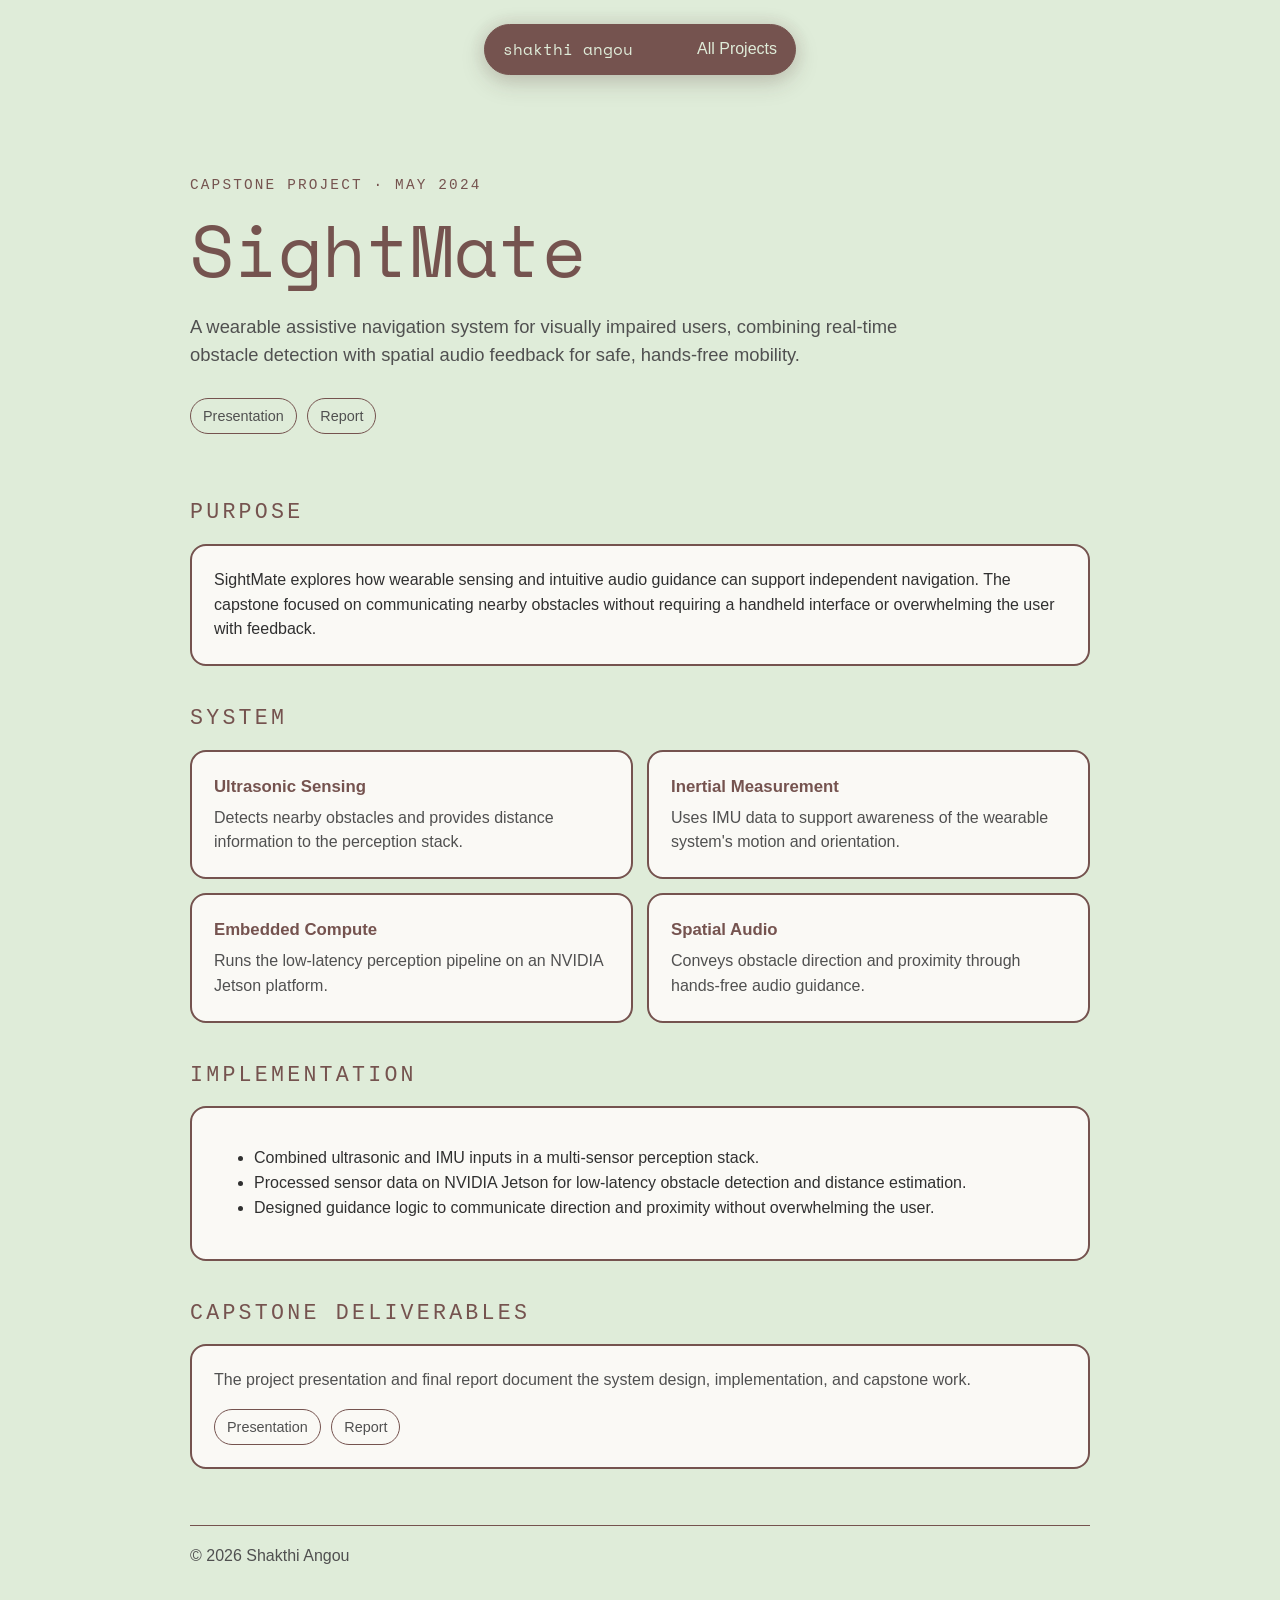
<file: sightmate.html>
<!doctype html>
<html lang="en">
  <head>
    <meta charset="utf-8" />
    <meta name="viewport" content="width=device-width, initial-scale=1" />

    <title>SightMate | Shakthi Angou</title>
    <meta
      name="description"
      content="SightMate, a wearable assistive navigation capstone project by Shakthi Angou."
    />

    <link rel="preconnect" href="https://fonts.googleapis.com" />
    <link rel="preconnect" href="https://fonts.gstatic.com" crossorigin />
    <link href="https://fonts.googleapis.com/css2?family=Space+Mono:wght@400&display=swap" rel="stylesheet" />

    <style>
      @font-face {
        font-family: "GT Standard L";
        src: url("https://framerusercontent.com/assets/cD3PlB0qn71m4YssUzzkDBThmPA.woff2") format("woff2");
        font-style: normal;
        font-weight: 300;
        font-display: swap;
      }

      @font-face {
        font-family: "Formular Mono";
        src: url("https://framerusercontent.com/assets/7ECgiP6io6VC8o5You8qUa6tJWQ.woff2") format("woff2");
        font-style: normal;
        font-weight: 400;
        font-display: swap;
      }

      :root {
        --paper: #dfecd9;
        --card-bg: #faf9f5;
        --brown: #75534f;
        --text-main: #303030;
        --text-muted: #505050;
      }

      * {
        box-sizing: border-box;
      }

      html {
        scroll-behavior: smooth;
      }

      body {
        margin: 0;
        padding: 116px 18px 64px;
        background: var(--paper);
        color: var(--text-main);
        font-family: "GT Standard L", "Helvetica Neue", Arial, sans-serif;
        font-weight: 300;
        line-height: 1.55;
      }

      a {
        color: var(--text-main);
      }

      .topbar {
        position: fixed;
        top: 24px;
        left: 50%;
        z-index: 100;
        display: flex;
        align-items: center;
        gap: 64px;
        padding: 12px 18px;
        transform: translateX(-50%);
        border: 1px solid var(--brown);
        border-radius: 999px;
        background: var(--brown);
        box-shadow: 0 8px 24px rgba(65, 43, 40, 0.18), 0 0 18px rgba(117, 83, 79, 0.16);
        white-space: nowrap;
      }

      .topbar a {
        color: var(--paper);
        text-decoration: none;
      }

      .topbar a:hover,
      .topbar a:focus-visible {
        color: #ffffff;
        text-decoration: underline;
      }

      .brand {
        font-family: "Space Mono", "Courier New", monospace;
      }

      .topbar nav {
        display: flex;
        gap: 18px;
      }

      main,
      footer {
        width: 100%;
        max-width: 900px;
        margin: 0 auto;
      }

      .hero {
        padding: 58px 0 26px;
      }

      .eyebrow,
      h2 {
        color: var(--brown);
        font-family: "Formular Mono", "Courier New", monospace;
        font-weight: 400;
        letter-spacing: 0.15em;
        text-transform: uppercase;
      }

      .eyebrow {
        margin: 0 0 14px;
        font-size: 0.9rem;
      }

      h1 {
        max-width: 800px;
        margin: 0;
        color: var(--brown);
        font-family: "Space Mono", "Courier New", monospace;
        font-size: clamp(2.2rem, 6vw, 4.5rem);
        font-weight: 400;
        line-height: 1.12;
      }

      .lede {
        max-width: 70ch;
        margin: 22px 0 0;
        color: var(--text-muted);
        font-size: 1.15rem;
      }

      h2 {
        margin: 36px 0 14px;
        font-size: 1.35rem;
      }

      .card {
        margin: 14px 0;
        padding: 22px;
        border: 2px solid var(--brown);
        border-radius: 16px;
        background: var(--card-bg);
      }

      .card h3 {
        margin: 0 0 6px;
        color: var(--brown);
        font-size: 1.05rem;
      }

      .card p {
        margin: 0;
      }

      .muted {
        color: var(--text-muted);
      }

      .system-grid {
        display: grid;
        grid-template-columns: repeat(2, minmax(0, 1fr));
        gap: 14px;
      }

      .system-grid .card {
        margin: 0;
      }

      .pill {
        display: inline-block;
        max-width: 100%;
        margin: 6px 6px 0 0;
        padding: 6px 12px;
        border: 1px solid var(--brown);
        border-radius: 999px;
        color: var(--text-muted);
        font-size: 0.9rem;
        text-decoration: none;
      }

      .pill:hover,
      .pill:focus-visible {
        background: var(--paper);
        color: var(--text-main);
        text-decoration: underline;
      }

      .actions {
        margin-top: 22px;
      }

      .compact-card .actions {
        margin-top: 10px;
      }

      footer {
        margin-top: 56px;
        padding-top: 18px;
        border-top: 1px solid var(--brown);
        color: var(--text-muted);
      }

      @media (max-width: 700px) {
        body {
          padding-top: 150px;
        }

        .topbar {
          width: calc(100% - 36px);
          flex-wrap: wrap;
          justify-content: center;
          gap: 12px 40px;
          border-radius: 20px;
        }

        .system-grid {
          grid-template-columns: 1fr;
        }

        .hero {
          padding-top: 24px;
        }
      }
    </style>
  </head>

  <body>
    <header class="topbar">
      <a class="brand" href="index.html">shakthi angou</a>
      <nav aria-label="Project navigation">
        <a href="projects.html">All Projects</a>
      </nav>
    </header>

    <main>
      <header class="hero">
        <p class="eyebrow">Capstone Project · May 2024</p>
        <h1>SightMate</h1>
        <p class="lede">
          A wearable assistive navigation system for visually impaired users, combining real-time obstacle
          detection with spatial audio feedback for safe, hands-free mobility.
        </p>
        <div class="actions">
          <a class="pill" href="assets/documents/SightMate_Presentation.pdf" target="_blank" rel="noopener">
            Presentation
          </a>
          <a class="pill" href="assets/documents/SightMate_Report.pdf" target="_blank" rel="noopener">Report</a>
        </div>
      </header>

      <section>
        <h2>Purpose</h2>
        <div class="card">
          <p>
            SightMate explores how wearable sensing and intuitive audio guidance can support independent
            navigation. The capstone focused on communicating nearby obstacles without requiring a handheld
            interface or overwhelming the user with feedback.
          </p>
        </div>
      </section>

      <section>
        <h2>System</h2>
        <div class="system-grid">
          <article class="card">
            <h3>Ultrasonic Sensing</h3>
            <p class="muted">Detects nearby obstacles and provides distance information to the perception stack.</p>
          </article>
          <article class="card">
            <h3>Inertial Measurement</h3>
            <p class="muted">Uses IMU data to support awareness of the wearable system's motion and orientation.</p>
          </article>
          <article class="card">
            <h3>Embedded Compute</h3>
            <p class="muted">Runs the low-latency perception pipeline on an NVIDIA Jetson platform.</p>
          </article>
          <article class="card">
            <h3>Spatial Audio</h3>
            <p class="muted">Conveys obstacle direction and proximity through hands-free audio guidance.</p>
          </article>
        </div>
      </section>

      <section>
        <h2>Implementation</h2>
        <div class="card">
          <ul>
            <li>Combined ultrasonic and IMU inputs in a multi-sensor perception stack.</li>
            <li>Processed sensor data on NVIDIA Jetson for low-latency obstacle detection and distance estimation.</li>
            <li>Designed guidance logic to communicate direction and proximity without overwhelming the user.</li>
          </ul>
        </div>
      </section>

      <section>
        <h2>Capstone Deliverables</h2>
        <div class="card compact-card">
          <p class="muted">
            The project presentation and final report document the system design, implementation, and capstone work.
          </p>
          <div class="actions">
            <a class="pill" href="assets/documents/SightMate_Presentation.pdf" target="_blank" rel="noopener">
              Presentation
            </a>
            <a class="pill" href="assets/documents/SightMate_Report.pdf" target="_blank" rel="noopener">Report</a>
          </div>
        </div>
      </section>

    </main>

    <footer>© <span id="year"></span> Shakthi Angou</footer>

    <script>
      document.getElementById("year").textContent = new Date().getFullYear();
    </script>
  </body>
</html>
</file>
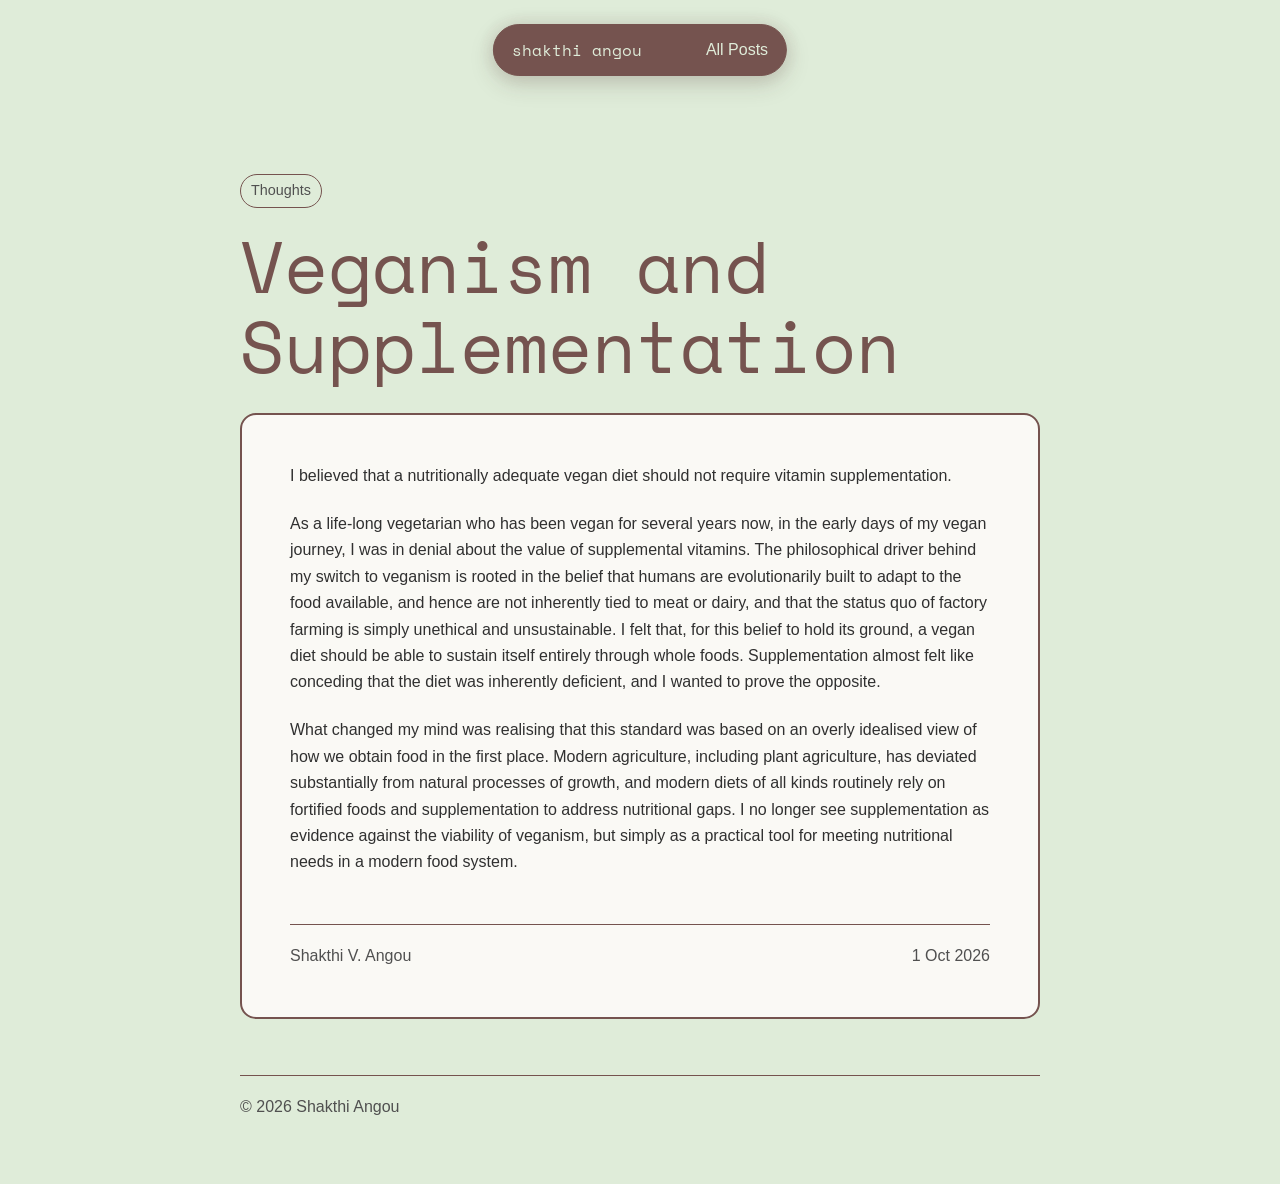
<file: posts/veganism-and-supplementation.html>
<!doctype html>
<html lang="en">
  <head>
    <meta charset="utf-8" />
    <meta name="viewport" content="width=device-width, initial-scale=1" />

    <title>Veganism and Supplementation | Shakthi Angou</title>
    <meta
      name="description"
      content="A reflection on veganism, nutritional adequacy, and changing views on vitamin supplementation."
    />

    <link rel="preconnect" href="https://fonts.googleapis.com" />
    <link rel="preconnect" href="https://fonts.gstatic.com" crossorigin />
    <link href="https://fonts.googleapis.com/css2?family=Space+Mono:wght@400&display=swap" rel="stylesheet" />

    <style>
      @font-face {
        font-family: "GT Standard L";
        src: url("https://framerusercontent.com/assets/cD3PlB0qn71m4YssUzzkDBThmPA.woff2") format("woff2");
        font-style: normal;
        font-weight: 300;
        font-display: swap;
      }

      @font-face {
        font-family: "Formular Mono";
        src: url("https://framerusercontent.com/assets/7ECgiP6io6VC8o5You8qUa6tJWQ.woff2") format("woff2");
        font-style: normal;
        font-weight: 400;
        font-display: swap;
      }

      :root {
        --paper: #dfecd9;
        --card-bg: #faf9f5;
        --brown: #75534f;
        --text-main: #303030;
        --text-muted: #505050;
      }

      * {
        box-sizing: border-box;
      }

      body {
        margin: 0;
        padding: 116px 18px 64px;
        background: var(--paper);
        color: var(--text-main);
        font-family: "GT Standard L", "Helvetica Neue", Arial, sans-serif;
        font-weight: 300;
        line-height: 1.65;
      }

      .topbar {
        position: fixed;
        top: 24px;
        left: 50%;
        z-index: 100;
        display: flex;
        align-items: center;
        gap: 64px;
        padding: 12px 18px;
        transform: translateX(-50%);
        border: 1px solid var(--brown);
        border-radius: 999px;
        background: var(--brown);
        box-shadow: 0 8px 24px rgba(65, 43, 40, 0.18), 0 0 18px rgba(117, 83, 79, 0.16);
        white-space: nowrap;
      }

      .topbar a {
        color: var(--paper);
        text-decoration: none;
      }

      .topbar a:hover,
      .topbar a:focus-visible {
        color: #ffffff;
        text-decoration: underline;
      }

      .brand {
        font-family: "Space Mono", "Courier New", monospace;
      }

      .topbar nav {
        display: flex;
        gap: 18px;
      }

      main,
      footer {
        width: 100%;
        max-width: 800px;
        margin: 0 auto;
      }

      .post-header {
        padding: 58px 0 26px;
      }

      .tag {
        display: inline-block;
        padding: 4px 10px;
        border: 1px solid var(--brown);
        border-radius: 999px;
        color: var(--text-muted);
        font-size: 0.9rem;
      }

      h1 {
        margin: 18px 0 0;
        color: var(--brown);
        font-family: "Space Mono", "Courier New", monospace;
        font-size: clamp(2.2rem, 7vw, 4.5rem);
        font-weight: 400;
        line-height: 1.12;
      }

      .article-card {
        padding: clamp(24px, 5vw, 48px);
        border: 2px solid var(--brown);
        border-radius: 16px;
        background: var(--card-bg);
      }

      .article-card p {
        margin: 0 0 1.35em;
      }

      .article-card p:last-of-type {
        margin-bottom: 0;
      }

      .byline {
        display: flex;
        flex-wrap: wrap;
        justify-content: space-between;
        gap: 8px 18px;
        margin-top: 48px;
        padding-top: 18px;
        border-top: 1px solid var(--brown);
        color: var(--text-muted);
      }

      footer {
        margin-top: 56px;
        padding-top: 18px;
        border-top: 1px solid var(--brown);
        color: var(--text-muted);
      }

      @media (max-width: 600px) {
        body {
          padding-top: 150px;
        }

        .topbar {
          width: calc(100% - 36px);
          flex-wrap: wrap;
          justify-content: center;
          gap: 12px 40px;
          border-radius: 20px;
        }

        .post-header {
          padding-top: 24px;
        }
      }
    </style>
  </head>

  <body>
    <header class="topbar">
      <a class="brand" href="../index.html">shakthi angou</a>
      <nav aria-label="Post navigation">
        <a href="../blog.html">All Posts</a>
      </nav>
    </header>

    <main>
      <header class="post-header">
        <span class="tag">Thoughts</span>
        <h1>Veganism and Supplementation</h1>
      </header>

      <article class="article-card">
        <p>I believed that a nutritionally adequate vegan diet should not require vitamin supplementation.</p>

        <p>
          As a life-long vegetarian who has been vegan for several years now, in the early days of my vegan
          journey, I was in denial about the value of supplemental vitamins. The philosophical driver behind
          my switch to veganism is rooted in the belief that humans are evolutionarily built to adapt to the
          food available, and hence are not inherently tied to meat or dairy, and that the status quo of
          factory farming is simply unethical and unsustainable. I felt that, for this belief to hold its
          ground, a vegan diet should be able to sustain itself entirely through whole foods. Supplementation
          almost felt like conceding that the diet was inherently deficient, and I wanted to prove the
          opposite.
        </p>

        <p>
          What changed my mind was realising that this standard was based on an overly idealised view of how
          we obtain food in the first place. Modern agriculture, including plant agriculture, has deviated
          substantially from natural processes of growth, and modern diets of all kinds routinely rely on
          fortified foods and supplementation to address nutritional gaps. I no longer see supplementation as
          evidence against the viability of veganism, but simply as a practical tool for meeting nutritional
          needs in a modern food system.
        </p>

        <footer class="byline">
          <span>Shakthi V. Angou</span>
          <time datetime="2026-10-01">1 Oct 2026</time>
        </footer>
      </article>
    </main>

    <footer>© <span id="year"></span> Shakthi Angou</footer>

    <script>
      document.getElementById("year").textContent = new Date().getFullYear();
    </script>
  </body>
</html>
</file>
<file: assets/css/portfolio.css>
@font-face {
        font-family: "GT Standard L";
        src: url("https://framerusercontent.com/assets/cD3PlB0qn71m4YssUzzkDBThmPA.woff2") format("woff2");
        font-style: normal;
        font-weight: 300;
        font-display: swap;
      }

      @font-face {
        font-family: "Formular Mono";
        src: url("https://framerusercontent.com/assets/7ECgiP6io6VC8o5You8qUa6tJWQ.woff2") format("woff2");
        font-style: normal;
        font-weight: 400;
        font-display: swap;
      }

      /* -------------------------
        Theme variables
      -------------------------- */
      :root {
        --page-gutter: 18px;
        --paper: #dfecd9;
        --card-bg: #faf9f5;
        --card-border: #75534f;
        --text-main: #303030;
        --text-muted: #505050;
        --accent: #303030;
      }

      /* -------------------------
        Base layout / typography
      -------------------------- */
      body {
        font-family: "GT Standard L", "Helvetica Neue", Arial, sans-serif;
        font-weight: 300;
        margin: 0;
        padding: 110px var(--page-gutter) 64px;
        line-height: 1.55;
        color: var(--text-main);

        background: var(--paper);
      }

      /* Shared container for ALL sections */
      .section {
        width: 100%;
        max-width: 900px;
        margin: 0 auto;
      }

      /* -------------------------
        Links / headings
      -------------------------- */
      a {
        color: var(--accent);
      }

      a:hover {
        text-decoration: underline;
      }

      nav a {
        margin-right: 14px;
        text-decoration: none;
        color: var(--text-muted);
      }

      nav a:hover {
        color: var(--accent);
      }

      h1 {
        margin: 0;
        font-size: 2.1rem;
      }

      h2 {
        color: #75534f;
        margin: 36px 0 14px;
        font-family: "Formular Mono", "Courier New", monospace;
        font-weight: 400;
        letter-spacing: 0.15em;
        text-transform: uppercase;
      }

      .section > h2 + .card,
      .section > h2 + .interests-grid > .card {
        margin-top: 0;
      }

      .muted {
        color: var(--text-muted);
      }

      /* -------------------------
        Card + small UI elements
      -------------------------- */
      .card {
        background: var(--card-bg);
        border: 2px solid var(--card-border);
        border-radius: 16px;
        padding: 18px;
        margin: 14px 0;
        backdrop-filter: blur(6px);
      }

      .card strong,
      .card .school {
        color: var(--card-border);
        font-weight: 800;
      }

      .pill {
        display: inline-block;
        border: 1px solid var(--card-border);
        border-radius: 999px;
        padding: 4px 10px;
        margin: 6px 6px 0 0;
        font-size: 0.9rem;
        color: var(--text-muted);
      }

      a.pill {
        text-decoration: none;
        max-width: 100%;
        box-sizing: border-box;
        overflow-wrap: anywhere;
      }

      a.pill:hover,
      a.pill:focus-visible {
        background: var(--paper);
        color: var(--text-main);
        text-decoration: underline;
      }

      .link-row {
        margin-top: 16px;
        overflow-wrap: anywhere;
      }

      .contact-card .link-row {
        margin-top: 10px;
      }

      footer {
        margin-top: 56px;
        padding-top: 18px;
        border-top: 1px solid var(--card-border);
        color: var(--text-muted);
      }

      /* -------------------------
        Topbar (floating)
      -------------------------- */
      .topbar {
        position: fixed;
        top: 24px;
        left: 50%;
        transform: translateX(-50%);

        display: inline-flex;
        justify-content: space-between;
        align-items: center;
        gap: 56px;

        padding: 12px 18px;

        border-radius: 999px;
        border: 1px solid #75534f;

        background: #75534f;
        color: var(--paper);

        box-shadow: 0 8px 24px rgba(65, 43, 40, 0.18), 0 0 18px rgba(117, 83, 79, 0.16);

        z-index: 100;
      }

      @media (max-width: 900px) {
        .topbar {
          box-sizing: border-box;
          width: calc(100% - var(--page-gutter) - var(--page-gutter));
          flex-wrap: wrap;
          justify-content: center;
          gap: 8px 24px;
          border-radius: 20px;
        }

        .topbar nav {
          display: flex;
          flex-wrap: wrap;
          justify-content: center;
          gap: 6px 14px;
        }

        .topbar nav a {
          margin-right: 0;
        }
      }

      @media (max-width: 600px) {
        body {
          padding-top: 180px;
        }

        #home .card {
          padding: 24px 18px;
        }

        .section h2 {
          font-size: clamp(1rem, 4vw, 1.5rem);
          overflow-wrap: anywhere;
        }
      }

      .topbar .brand,
      .topbar nav a {
        color: var(--paper);
      }

      .topbar a:hover,
      .topbar a:focus-visible {
        color: #ffffff;
        text-decoration: underline;
      }

      .brand {
        font-family: "Space Mono", "Courier New", monospace;
        font-weight: 400;
        letter-spacing: 0.2px;
        color: #75534f;
        text-decoration: none;
      }

      /* -------------------------
        Home / Hero
      -------------------------- */
      #home {
        display: flex;
        flex-direction: column;
        align-items: stretch;
        justify-content: center;
        padding: 24px 0;
      }

      .hero h1 {
        color: #75534f;
        margin: 0 0 18px;
        text-align: center;
        font-size: clamp(2rem, 7vw, 4.5rem);
        line-height: 1.2;
        font-family: "Space Mono", "Courier New", monospace;
        font-weight: 400;
      }

      .hero .subtitle {
        margin-top: 6px;
        margin-bottom: 20px;
        font-size: clamp(1rem, 1.8vw, 1.2rem);
        max-width: none;
        white-space: nowrap;
      }

      #home .card {
        padding: 40px 40px;
      }

      #home p {
        font-size: 1.05rem;
        margin-left: auto;
        margin-right: auto;
        text-align: justify;
        hyphens: auto;
      }

      /* -------------------------
        Education rows (in hero)
      -------------------------- */
      .edu {
        margin-top: 14px;
        display: grid;
        gap: 10px;
      }

      .edu .row {
        padding: 12px 14px;
        border: 1px solid var(--card-border);
        border-radius: 14px;
        background: var(--paper);
      }

      .row-heading {
        display: flex;
        flex-wrap: wrap;
        align-items: baseline;
        gap: 4px 16px;
      }

      .row-heading > time,
      .row-heading .row-date {
        margin-left: auto;
        white-space: nowrap;
        color: var(--text-muted);
        font-size: 0.95rem;
      }

      .school {
        font-weight: 700;
        color: var(--text-main);
        text-decoration: none;
      }

      .school:hover {
        color: var(--accent);
        text-decoration: underline;
      }

      .edu .details {
        color: var(--text-muted);
        font-size: 0.95rem;
        margin-top: 2px;
      }

      /* -------------------------
        CTA Buttons
      -------------------------- */
      .cta {
        display: flex;
        gap: 10px;
        flex-wrap: wrap;
        margin-top: 14px;
      }

      .btn {
        display: inline-block;
        padding: 10px 14px;
        border-radius: 12px;
        border: 1px solid var(--card-border);
        text-decoration: none;
        color: var(--text-main);
        background: var(--paper);
      }

      .btn:hover {
        border-color: var(--card-border);
      }

      /* -------------------------
        Interests section (3 squares)
      -------------------------- */
      .interests-grid {
        display: grid;
        grid-template-columns: repeat(auto-fit, minmax(220px, 1fr));
        gap: 20px;
      }

      .passion-card {
        aspect-ratio: 1 / 1;
        max-width: 260px;
        padding: 24px;

        display: flex;
        flex-direction: column;
      }

      .passion-card strong {
        font-size: 1.25rem;
        margin-top: 30px;
      }

      .passion-card .muted {
        font-size: 0.95rem;
        line-height: 1.45;
        margin-top: 10px;
      }

      @media (max-width: 860px) {
        .interests-grid {
          grid-template-columns: 1fr;
        }

        .passion-card {
          aspect-ratio: auto;
        }
      }


      [id] { scroll-margin-top: 160px; }
      .topbar { width: max-content; max-width: calc(100% - 36px); gap: 64px; }
      .topbar nav { display: flex; flex-wrap: wrap; justify-content: center; gap: 6px 14px; }
      .topbar nav a { margin: 0; }
      .brand { white-space: nowrap; }
      .highlights-panel { padding: 32px; }
      .highlights-grid { display: grid; grid-template-columns: repeat(2, minmax(0, 1fr)); gap: 32px; }
      .highlight-card { display: flex; flex-direction: column; padding: 18px; border: 1px solid var(--card-border); border-radius: 12px; background: var(--paper); text-decoration: none; }
      .highlight-card:hover { background: #fff; text-decoration: none; }
      .highlight-card:focus-visible { outline: 3px solid var(--card-border); outline-offset: 4px; }
      .highlight-card h3 { margin: 10px 0 6px; color: var(--card-border); font-size: 1.1rem; }
      .highlight-card p { margin: 0 0 14px; color: var(--text-muted); font-size: .95rem; }
      .highlight-category { font-family: "Formular Mono", monospace; font-size: .8rem; letter-spacing: .08em; text-transform: uppercase; color: var(--card-border); }
      .highlight-link { margin-top: auto; text-decoration: underline; font-size: .9rem; }
      .collection-hero { padding: 58px 0 26px; }
      .collection-hero h1 { margin: 0; color: var(--card-border); font-family: "Space Mono", "Courier New", monospace; font-weight: 400; font-size: clamp(2.8rem, 8vw, 5rem); line-height: 1.1; overflow-wrap: anywhere; }
      .collection-hero p { margin: 22px 0 0; color: var(--text-muted); max-width: 65ch; font-size: 1.15rem; }
      .collection-hero .eyebrow { margin: 0 0 14px; color: var(--card-border); font-family: "Formular Mono", "Courier New", monospace; font-size: .9rem; font-weight: 400; letter-spacing: .15em; text-transform: uppercase; }
      .collection-card:target { outline: 3px solid var(--card-border); outline-offset: 4px; }
      .section > .card > h2 { margin: 0; font-family: inherit; font-size: 1rem; letter-spacing: normal; text-transform: none; font-weight: 800; }
      footer.section { margin-top: 56px; }
      @media (max-width: 900px) {
        .topbar { width: calc(100% - 36px); gap: 12px 40px; }
        .collection-hero { padding-top: 24px; }
        .hero .subtitle { white-space: normal; }
      }
      @media (max-width: 600px) {
        .highlights-panel { padding: 22px; }
        .highlights-grid { grid-template-columns: 1fr; gap: 24px; }
        #home .card { padding: 24px 18px; }
        #home p { text-align: left; }
        .passion-card { max-width: none; }
        [id] { scroll-margin-top: 190px; }
      }
</file>
